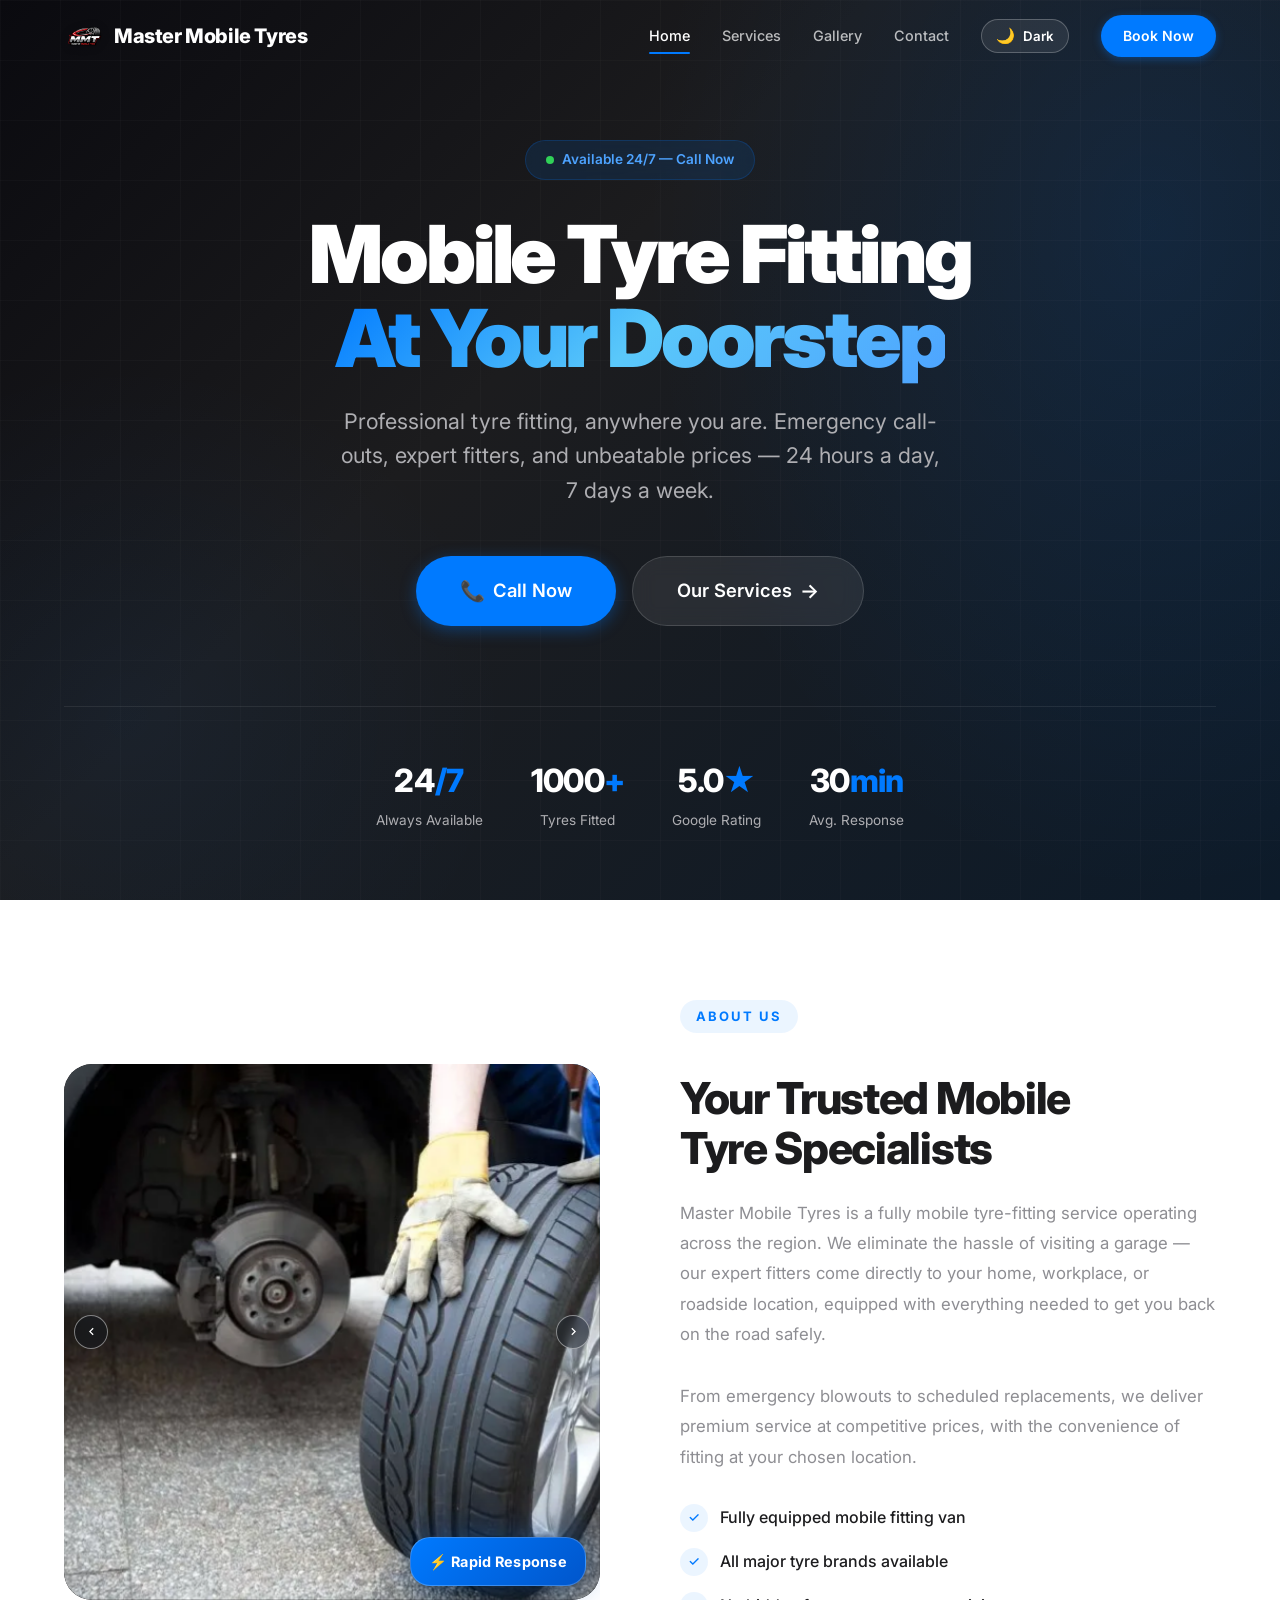
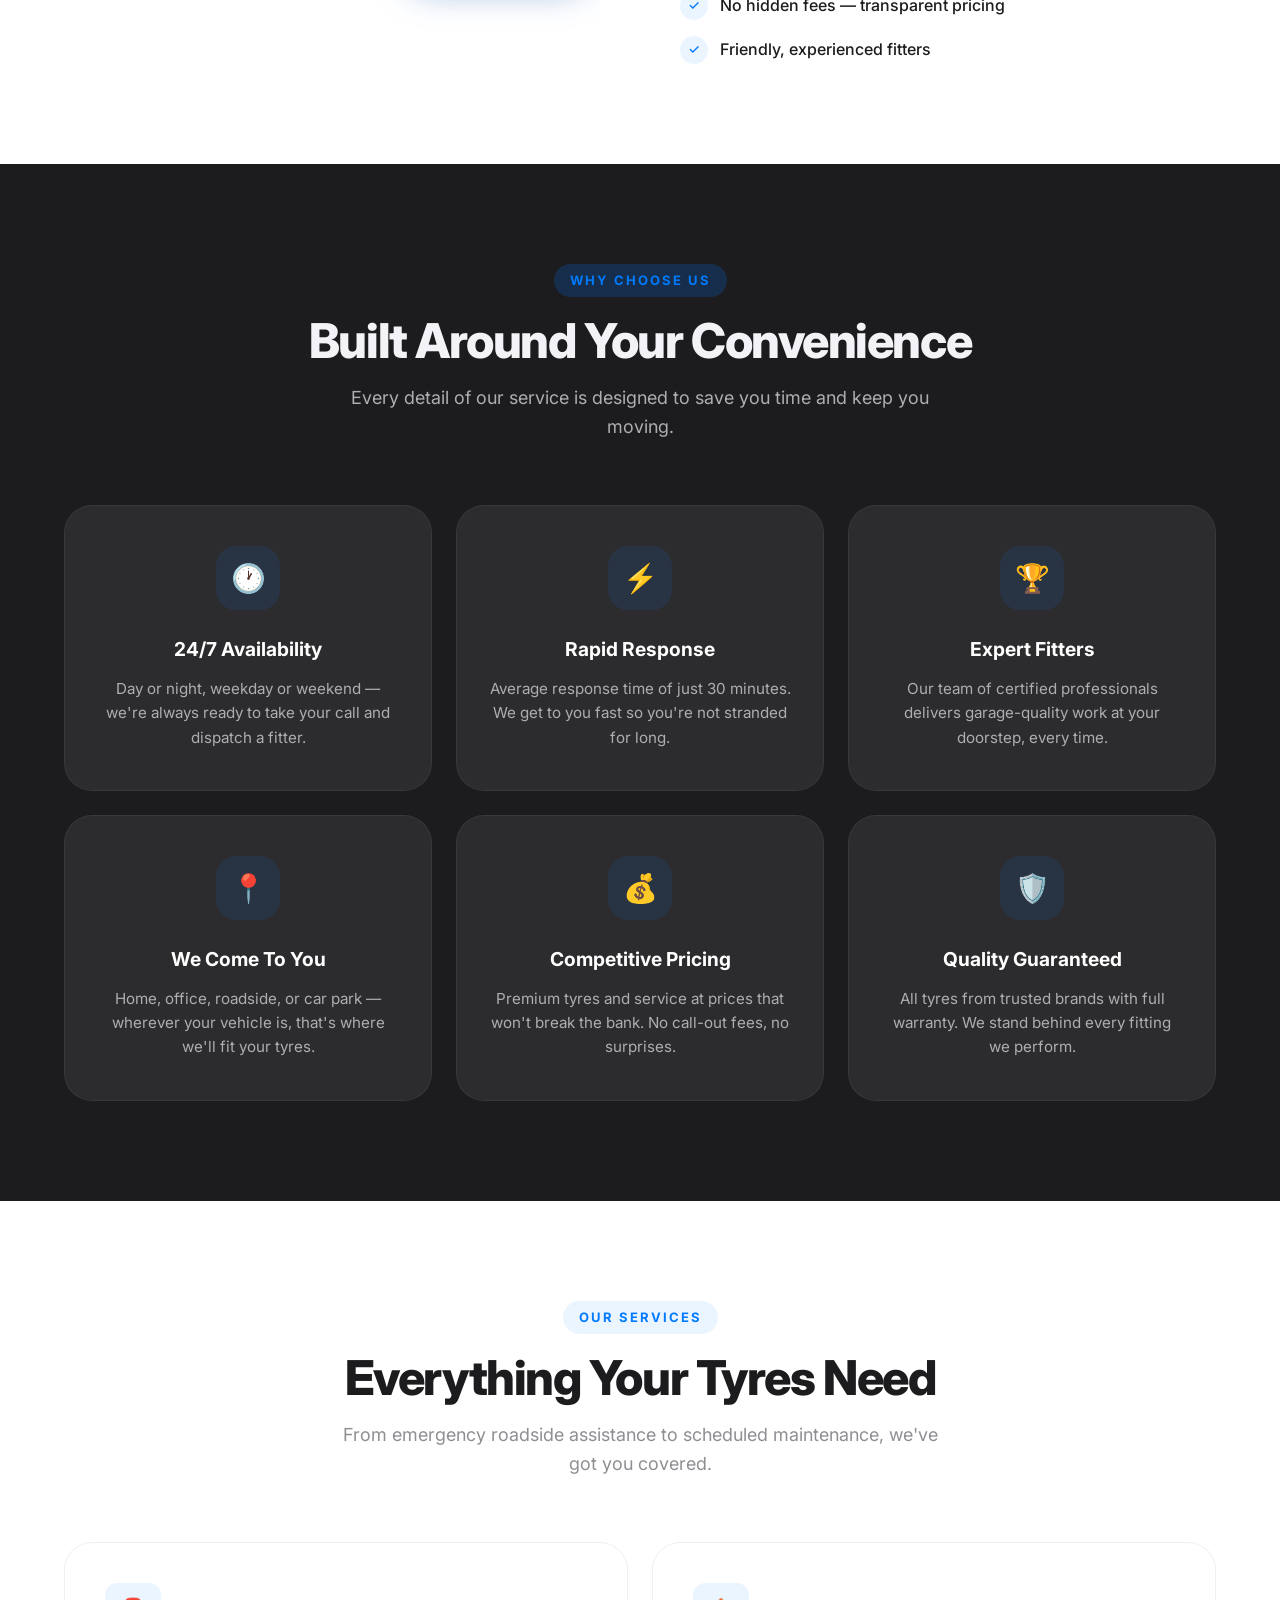
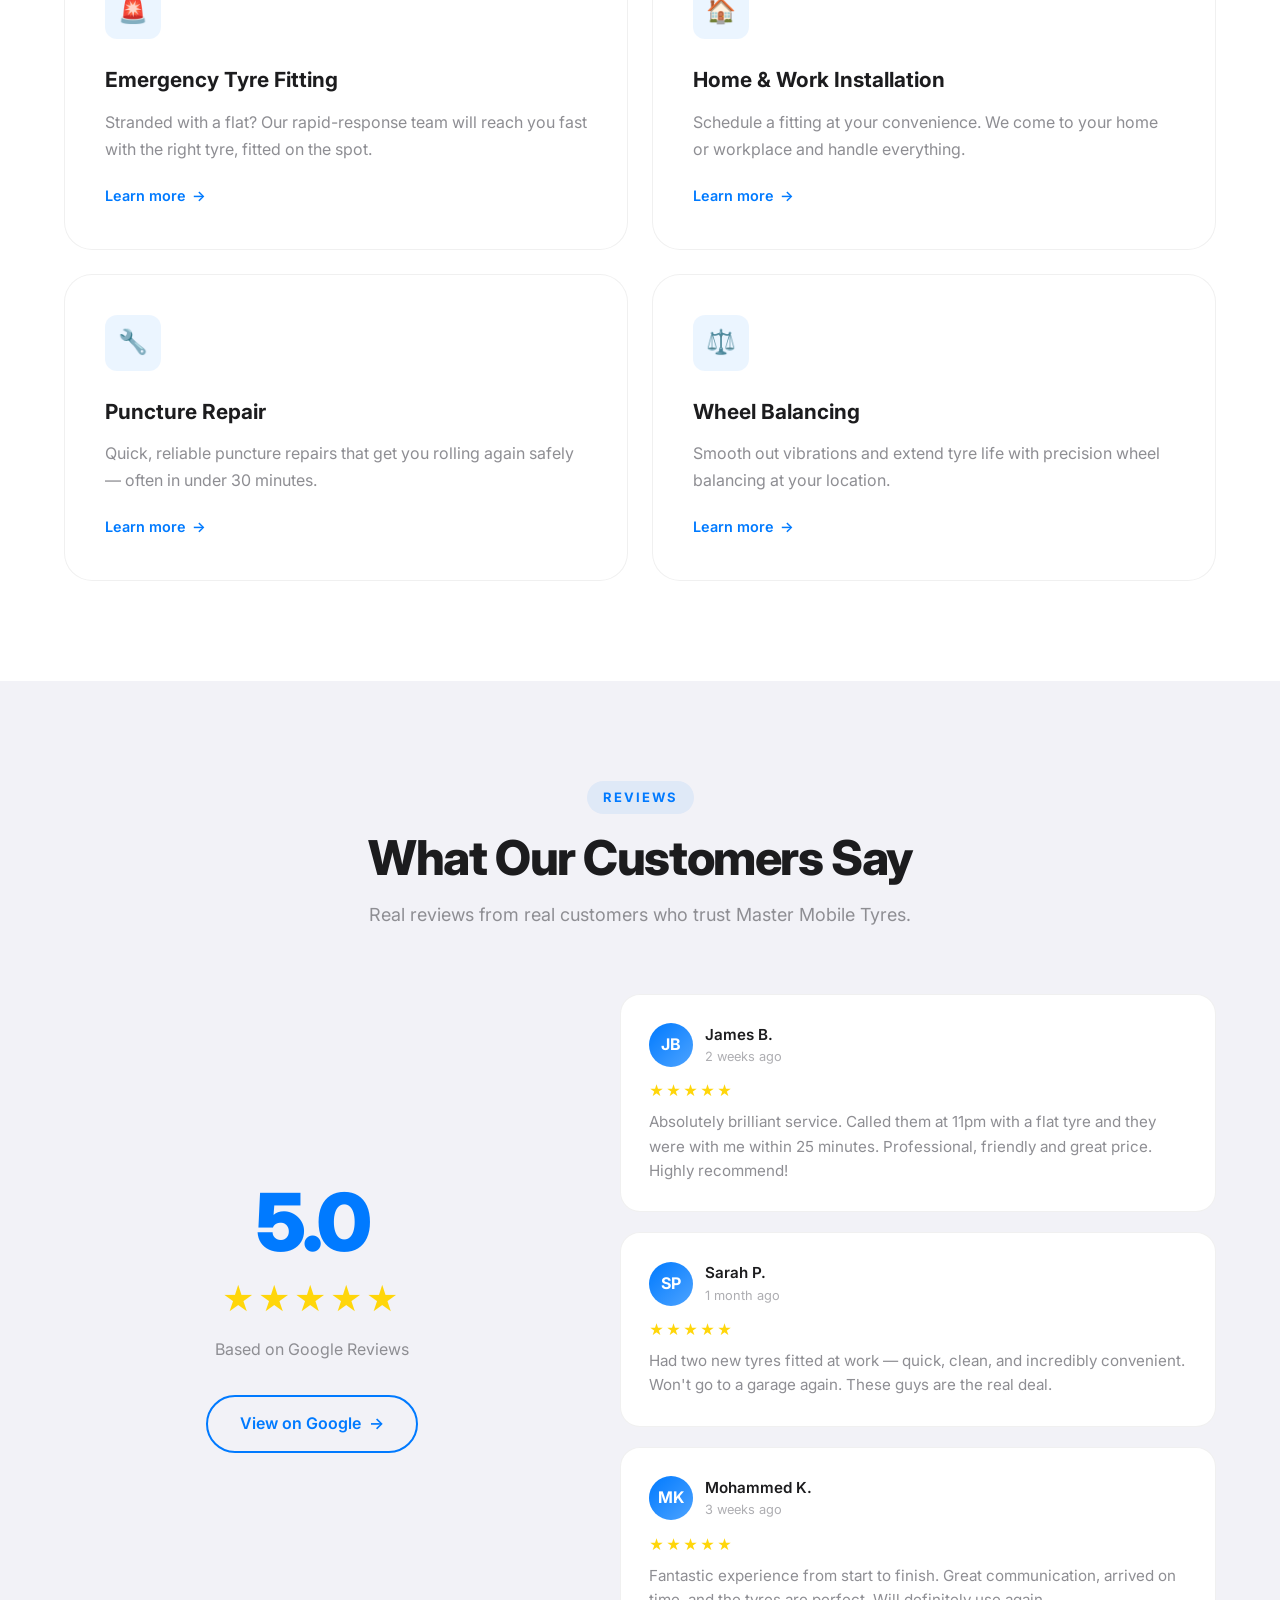
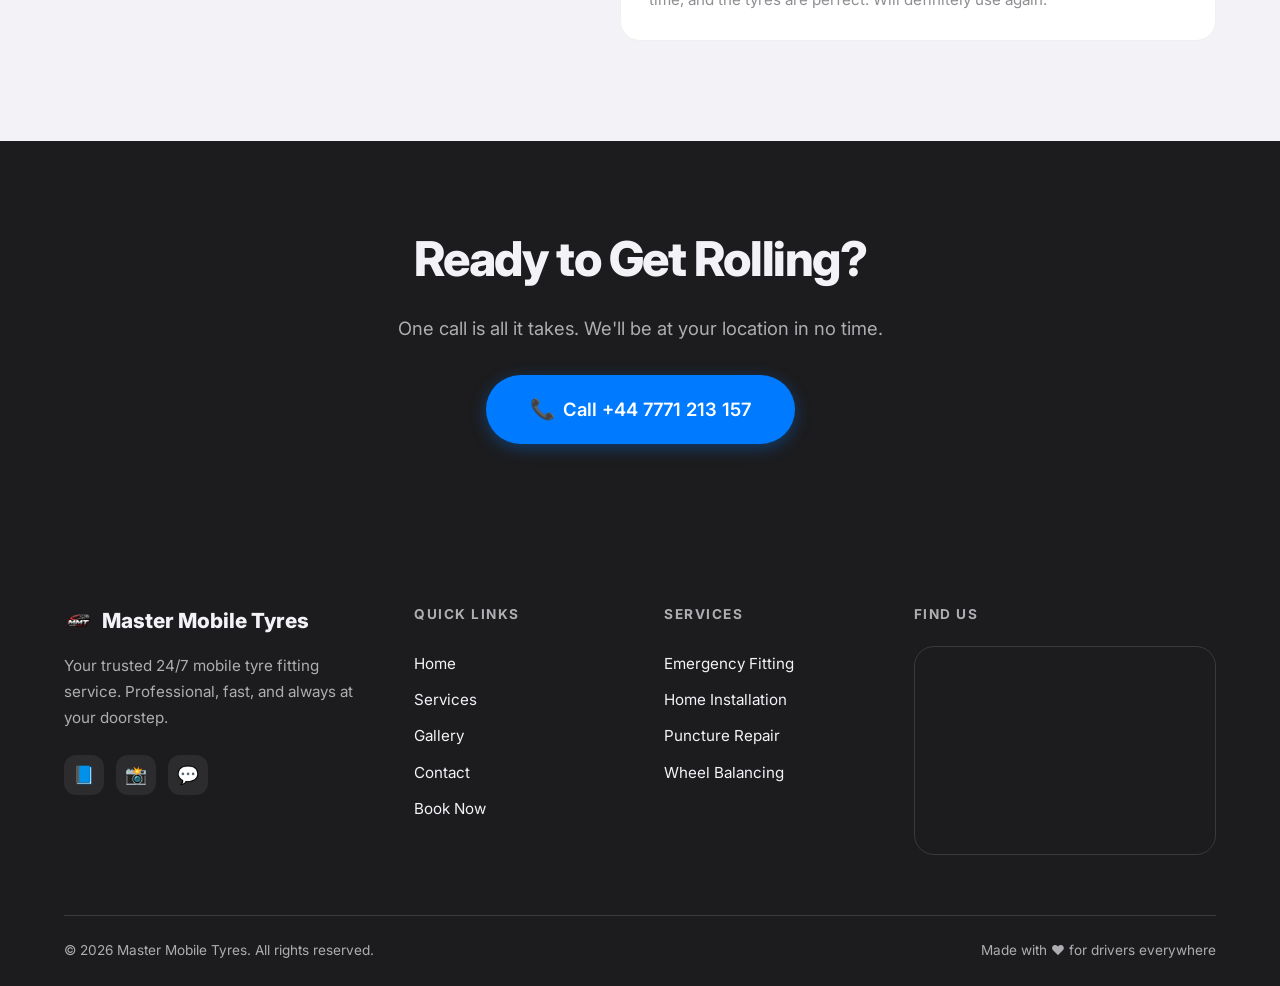
<file: index.html>
<!DOCTYPE html>
<html lang="en">
<head>
  <meta charset="UTF-8">
  <meta name="viewport" content="width=device-width, initial-scale=1.0">
  <title>Master Mobile Tyres — 24/7 Mobile Tyre Fitting Service</title>
  <meta name="description" content="Master Mobile Tyres provides 24/7 emergency mobile tyre fitting, puncture repair, and wheel balancing. We come to you — anywhere, anytime.">
  <meta property="og:title" content="Master Mobile Tyres — 24/7 Mobile Tyre Fitting">
  <meta property="og:description" content="Professional mobile tyre fitting service. Emergency call-outs, home & work installations, puncture repair. Available 24/7.">
  <meta property="og:type" content="website">
  <link rel="stylesheet" href="style.css">
  <link rel="stylesheet" href="https://unpkg.com/aos@2.3.4/dist/aos.css">
</head>
<body>

  <!-- ═══ NAVBAR ═══ -->
  <nav class="navbar navbar-dark" id="navbar" role="navigation" aria-label="Main Navigation">
    <div class="container">
      <a href="index.html" class="nav-brand" aria-label="Master Mobile Tyres Home">
        <div class="brand-icon"><img src="data/resource/logo.png" alt="Master Mobile Tyres logo"></div>
        <span>Master Mobile Tyres</span>
      </a>
      <div class="nav-links" id="navLinks">
        <a href="index.html" class="active">Home</a>
        <a href="services.html">Services</a>
        <a href="gallery.html">Gallery</a>
        <a href="contact.html">Contact</a>
        <button class="theme-toggle" id="themeToggle" aria-label="Toggle dark mode">
          <span class="theme-toggle-icon" id="themeToggleIcon">🌙</span>
          <span class="theme-toggle-label" id="themeToggleLabel">Dark</span>
        </button>
        <a href="book.html" class="nav-cta" aria-label="Book an appointment now">Book Now</a>
      </div>
      <div class="nav-toggle" id="navToggle" aria-label="Toggle navigation menu" role="button" tabindex="0">
        <span></span><span></span><span></span>
      </div>
    </div>
  </nav>

  <!-- ═══ HERO ═══ -->
  <section class="hero" id="hero">
    <div class="hero-grid"></div>
    <div class="container">
      <div data-aos="fade-up" data-aos-duration="800">
        <div class="hero-badge">
          <span class="pulse"></span>
          Available 24/7 — Call Now
        </div>
      </div>
      <h1 data-aos="fade-up" data-aos-duration="800" data-aos-delay="100">
        Mobile Tyre Fitting<br>
        <span class="gradient-text">At Your Doorstep</span>
      </h1>
      <p class="hero-subtitle" data-aos="fade-up" data-aos-duration="800" data-aos-delay="200">
        Professional tyre fitting, anywhere you are. Emergency call-outs, expert fitters, and unbeatable prices — 24 hours a day, 7 days a week.
      </p>
      <div class="hero-actions" data-aos="fade-up" data-aos-duration="800" data-aos-delay="300">
        <a href="tel:+447771213157" class="btn btn-primary btn-lg" aria-label="Call us now">
          <span class="btn-icon">📞</span> Call Now
        </a>
        <a href="services.html" class="btn btn-secondary btn-lg" aria-label="View our services">
          Our Services <span class="btn-icon">→</span>
        </a>
      </div>
      <div class="hero-stats" data-aos="fade-up" data-aos-duration="800" data-aos-delay="400">
        <div class="hero-stat">
          <div class="number">24<span>/7</span></div>
          <div class="desc">Always Available</div>
        </div>
        <div class="hero-stat">
          <div class="number">1000<span>+</span></div>
          <div class="desc">Tyres Fitted</div>
        </div>
        <div class="hero-stat">
          <div class="number">5.0<span>★</span></div>
          <div class="desc">Google Rating</div>
        </div>
        <div class="hero-stat">
          <div class="number">30<span>min</span></div>
          <div class="desc">Avg. Response</div>
        </div>
      </div>
    </div>
  </section>

  <!-- ═══ ABOUT ═══ -->
  <section class="section" id="about">
    <div class="container">
      <div class="about-grid">
        <div class="about-visual" data-aos="fade-right" data-aos-duration="800">
          <div class="about-visual-card">
            <div class="about-image-slider" aria-label="Master Mobile Tyres service showcase">
              <img class="about-slide" src="data/resource/Commercial-Tyres.webp" alt="Commercial tyre service">
              <img class="about-slide" src="data/resource/download.webp" alt="Mobile tyre fitting van">
              <img class="about-slide" src="data/resource/images.webp" alt="Tyre fitting in progress">
              <img class="about-slide" src="data/resource/images (1).webp" alt="Completed tyre fitting">
              <button class="about-slider-arrow left" aria-label="Show previous image" type="button">
                <svg viewBox="0 0 24 24" aria-hidden="true"><path d="M15.41 7.41L14 6l-6 6 6 6 1.41-1.41L10.83 12z"></path></svg>
              </button>
              <button class="about-slider-arrow right" aria-label="Show next image" type="button">
                <svg viewBox="0 0 24 24" aria-hidden="true"><path d="M8.59 16.59L13.17 12 8.59 7.41 10 6l6 6-6 6z"></path></svg>
              </button>
            </div>
          </div>
          <div class="about-floating-badge">
            ⚡ Rapid Response
          </div>
        </div>
        <div class="about-content" data-aos="fade-left" data-aos-duration="800">
          <div class="section-header" style="text-align:left; margin-bottom:24px;">
            <span class="label">About Us</span>
          </div>
          <h2>Your Trusted Mobile<br>Tyre Specialists</h2>
          <p>
            Master Mobile Tyres is a fully mobile tyre-fitting service operating across the region. We eliminate the hassle of visiting a garage — our expert fitters come directly to your home, workplace, or roadside location, equipped with everything needed to get you back on the road safely.
          </p>
          <p>
            From emergency blowouts to scheduled replacements, we deliver premium service at competitive prices, with the convenience of fitting at your chosen location.
          </p>
          <div class="about-features">
            <div class="about-feature">
              <span class="check">✓</span> Fully equipped mobile fitting van
            </div>
            <div class="about-feature">
              <span class="check">✓</span> All major tyre brands available
            </div>
            <div class="about-feature">
              <span class="check">✓</span> No hidden fees — transparent pricing
            </div>
            <div class="about-feature">
              <span class="check">✓</span> Friendly, experienced fitters
            </div>
          </div>
        </div>
      </div>
    </div>
  </section>

  <!-- ═══ WHY CHOOSE US ═══ -->
  <section class="section section-dark" id="why-us">
    <div class="container">
      <div class="section-header" data-aos="fade-up">
        <span class="label">Why Choose Us</span>
        <h2>Built Around Your Convenience</h2>
        <p>Every detail of our service is designed to save you time and keep you moving.</p>
      </div>
      <div class="features-grid">
        <div class="feature-card" data-aos="fade-up" data-aos-delay="0">
          <div class="feature-icon">🕐</div>
          <h3>24/7 Availability</h3>
          <p>Day or night, weekday or weekend — we're always ready to take your call and dispatch a fitter.</p>
        </div>
        <div class="feature-card" data-aos="fade-up" data-aos-delay="100">
          <div class="feature-icon">⚡</div>
          <h3>Rapid Response</h3>
          <p>Average response time of just 30 minutes. We get to you fast so you're not stranded for long.</p>
        </div>
        <div class="feature-card" data-aos="fade-up" data-aos-delay="200">
          <div class="feature-icon">🏆</div>
          <h3>Expert Fitters</h3>
          <p>Our team of certified professionals delivers garage-quality work at your doorstep, every time.</p>
        </div>
        <div class="feature-card" data-aos="fade-up" data-aos-delay="0">
          <div class="feature-icon">📍</div>
          <h3>We Come To You</h3>
          <p>Home, office, roadside, or car park — wherever your vehicle is, that's where we'll fit your tyres.</p>
        </div>
        <div class="feature-card" data-aos="fade-up" data-aos-delay="100">
          <div class="feature-icon">💰</div>
          <h3>Competitive Pricing</h3>
          <p>Premium tyres and service at prices that won't break the bank. No call-out fees, no surprises.</p>
        </div>
        <div class="feature-card" data-aos="fade-up" data-aos-delay="200">
          <div class="feature-icon">🛡️</div>
          <h3>Quality Guaranteed</h3>
          <p>All tyres from trusted brands with full warranty. We stand behind every fitting we perform.</p>
        </div>
      </div>
    </div>
  </section>

  <!-- ═══ SERVICES OVERVIEW ═══ -->
  <section class="section" id="services-overview">
    <div class="container">
      <div class="section-header" data-aos="fade-up">
        <span class="label">Our Services</span>
        <h2>Everything Your Tyres Need</h2>
        <p>From emergency roadside assistance to scheduled maintenance, we've got you covered.</p>
      </div>
      <div class="services-grid">
        <div class="service-card" data-aos="fade-up" data-aos-delay="0">
          <div class="service-icon">🚨</div>
          <h3>Emergency Tyre Fitting</h3>
          <p>Stranded with a flat? Our rapid-response team will reach you fast with the right tyre, fitted on the spot.</p>
          <a href="services.html" class="learn-more">Learn more <span>→</span></a>
        </div>
        <div class="service-card" data-aos="fade-up" data-aos-delay="100">
          <div class="service-icon">🏠</div>
          <h3>Home & Work Installation</h3>
          <p>Schedule a fitting at your convenience. We come to your home or workplace and handle everything.</p>
          <a href="services.html" class="learn-more">Learn more <span>→</span></a>
        </div>
        <div class="service-card" data-aos="fade-up" data-aos-delay="0">
          <div class="service-icon">🔧</div>
          <h3>Puncture Repair</h3>
          <p>Quick, reliable puncture repairs that get you rolling again safely — often in under 30 minutes.</p>
          <a href="services.html" class="learn-more">Learn more <span>→</span></a>
        </div>
        <div class="service-card" data-aos="fade-up" data-aos-delay="100">
          <div class="service-icon">⚖️</div>
          <h3>Wheel Balancing</h3>
          <p>Smooth out vibrations and extend tyre life with precision wheel balancing at your location.</p>
          <a href="services.html" class="learn-more">Learn more <span>→</span></a>
        </div>
      </div>
    </div>
  </section>

  <!-- ═══ GOOGLE REVIEWS ═══ -->
  <section class="section section-light" id="reviews">
    <div class="container">
      <div class="section-header" data-aos="fade-up">
        <span class="label">Reviews</span>
        <h2>What Our Customers Say</h2>
        <p>Real reviews from real customers who trust Master Mobile Tyres.</p>
      </div>
      <div class="reviews-wrapper">
        <div class="reviews-summary" data-aos="fade-right">
          <div class="reviews-score">5.0</div>
          <div class="reviews-stars">★★★★★</div>
          <div class="reviews-count">Based on Google Reviews</div>
          <div class="reviews-cta">
            <a href="https://maps.google.com" target="_blank" rel="noopener" class="btn btn-outline" aria-label="View all reviews on Google Maps">
              View on Google <span>→</span>
            </a>
          </div>
        </div>
        <div class="review-cards" data-aos="fade-left">
          <div class="review-card">
            <div class="review-card-header">
              <div class="review-avatar">JB</div>
              <div>
                <div class="name">James B.</div>
                <div class="date">2 weeks ago</div>
              </div>
            </div>
            <div class="review-card-stars">★★★★★</div>
            <p>Absolutely brilliant service. Called them at 11pm with a flat tyre and they were with me within 25 minutes. Professional, friendly and great price. Highly recommend!</p>
          </div>
          <div class="review-card">
            <div class="review-card-header">
              <div class="review-avatar">SP</div>
              <div>
                <div class="name">Sarah P.</div>
                <div class="date">1 month ago</div>
              </div>
            </div>
            <div class="review-card-stars">★★★★★</div>
            <p>Had two new tyres fitted at work — quick, clean, and incredibly convenient. Won't go to a garage again. These guys are the real deal.</p>
          </div>
          <div class="review-card">
            <div class="review-card-header">
              <div class="review-avatar">MK</div>
              <div>
                <div class="name">Mohammed K.</div>
                <div class="date">3 weeks ago</div>
              </div>
            </div>
            <div class="review-card-stars">★★★★★</div>
            <p>Fantastic experience from start to finish. Great communication, arrived on time, and the tyres are perfect. Will definitely use again.</p>
          </div>
        </div>
      </div>
    </div>
  </section>

  <!-- ═══ CTA BANNER ═══ -->
  <section class="section section-dark" style="padding: 80px 0;">
    <div class="container" style="text-align: center;">
      <h2 data-aos="fade-up" style="font-size: clamp(2rem, 5vw, 3rem); font-weight: 800; letter-spacing: -0.03em; margin-bottom: 16px;">
        Ready to Get Rolling?
      </h2>
      <p data-aos="fade-up" data-aos-delay="100" style="color: var(--text-light); font-size: 1.15rem; max-width: 500px; margin: 0 auto 32px;">
        One call is all it takes. We'll be at your location in no time.
      </p>
      <div data-aos="fade-up" data-aos-delay="200">
        <a href="tel:+447771213157" class="btn btn-primary btn-lg" aria-label="Call Master Mobile Tyres">
          <span class="btn-icon">📞</span> Call +44 7771 213 157
        </a>
      </div>
    </div>
  </section>

  <!-- ═══ FOOTER ═══ -->
  <footer class="footer" id="footer">
    <div class="container">
      <div class="footer-grid">
        <div class="footer-brand">
          <div class="brand-name">
            <img class="footer-logo" src="data/resource/logo.png" alt="Master Mobile Tyres logo"> Master Mobile Tyres
          </div>
          <p>Your trusted 24/7 mobile tyre fitting service. Professional, fast, and always at your doorstep.</p>
          <div class="footer-social">
            <a href="#" aria-label="Facebook"><span>📘</span></a>
            <a href="#" aria-label="Instagram"><span>📸</span></a>
            <a href="https://wa.me/447771213157" aria-label="WhatsApp" target="_blank"><span>💬</span></a>
          </div>
        </div>
        <div class="footer-col">
          <h4>Quick Links</h4>
          <a href="index.html">Home</a>
          <a href="services.html">Services</a>
          <a href="gallery.html">Gallery</a>
          <a href="contact.html">Contact</a>
          <a href="book.html">Book Now</a>
        </div>
        <div class="footer-col">
          <h4>Services</h4>
          <a href="services.html">Emergency Fitting</a>
          <a href="services.html">Home Installation</a>
          <a href="services.html">Puncture Repair</a>
          <a href="services.html">Wheel Balancing</a>
        </div>
        <div class="footer-col">
          <h4>Find Us</h4>
          <div class="footer-map">
            <iframe
              src="https://www.google.com/maps/embed?pb=!1m18!1m12!1m3!1d158858.18239!2d-0.24168!3d51.52855!2m3!1f0!2f0!3f0!3m2!1i1024!2i768!4f13.1!3m3!1m2!1s0x47d8a00baf21de75%3A0x52963a5addd52a99!2sLondon%2C%20UK!5e0!3m2!1sen!2suk!4v1"
              allowfullscreen=""
              loading="lazy"
              title="Master Mobile Tyres location map"
            ></iframe>
          </div>
        </div>
      </div>
      <div class="footer-bottom">
        <span>&copy; 2026 Master Mobile Tyres. All rights reserved.</span>
        <span>Made with ❤️ for drivers everywhere</span>
      </div>
    </div>
  </footer>

  <!-- ═══ FAB ═══ -->
  <a href="tel:+447771213157" class="fab" aria-label="Call us now" id="fab">
    📞
  </a>

  <script src="https://unpkg.com/aos@2.3.4/dist/aos.js"></script>
  <script src="gallery-data.js"></script>
  <script src="script.js"></script>
</body>
</html>
</file>
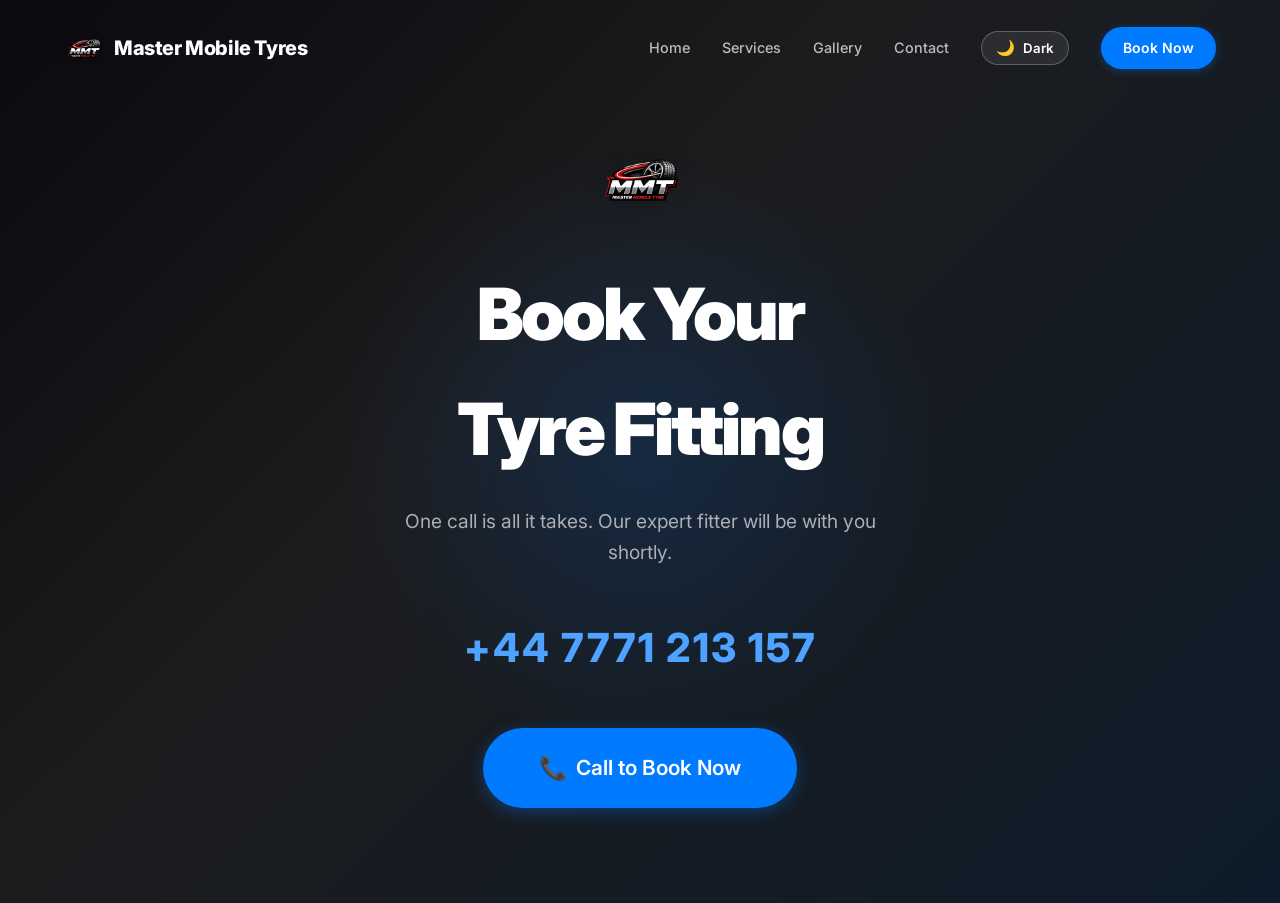
<file: book.html>
<!DOCTYPE html>
<html lang="en">
<head>
  <meta charset="UTF-8">
  <meta name="viewport" content="width=device-width, initial-scale=1.0">
  <title>Book Now — Master Mobile Tyres</title>
  <meta name="description" content="Book your mobile tyre fitting now. One call is all it takes — we'll be at your location fast. Available 24/7.">
  <meta property="og:title" content="Book Now — Master Mobile Tyres">
  <meta property="og:description" content="Call to book your mobile tyre fitting. 24/7 availability, 30-minute average response time.">
  <link rel="stylesheet" href="style.css">
  <link rel="stylesheet" href="https://unpkg.com/aos@2.3.4/dist/aos.css">
</head>
<body class="book-page">

  <!-- ═══ NAVBAR ═══ -->
  <nav class="navbar navbar-dark" id="navbar" role="navigation" aria-label="Main Navigation">
    <div class="container">
      <a href="index.html" class="nav-brand" aria-label="Master Mobile Tyres Home">
        <div class="brand-icon"><img src="data/resource/logo.png" alt="Master Mobile Tyres logo"></div>
        <span>Master Mobile Tyres</span>
      </a>
      <div class="nav-links" id="navLinks">
        <a href="index.html">Home</a>
        <a href="services.html">Services</a>
        <a href="gallery.html">Gallery</a>
        <a href="contact.html">Contact</a>
        <button class="theme-toggle" id="themeToggle" aria-label="Toggle dark mode">
          <span class="theme-toggle-icon" id="themeToggleIcon">🌙</span>
          <span class="theme-toggle-label" id="themeToggleLabel">Dark</span>
        </button>
        <a href="book.html" class="nav-cta active" aria-label="Book an appointment now">Book Now</a>
      </div>
      <div class="nav-toggle" id="navToggle" aria-label="Toggle navigation menu" role="button" tabindex="0">
        <span></span><span></span><span></span>
      </div>
    </div>
  </nav>

  <!-- ═══ BOOK HERO ═══ -->
  <section class="book-hero">
    <div class="book-content">
      <div class="book-icon" data-aos="zoom-in" data-aos-duration="600">
        <img src="data/resource/logo.png" alt="Master Mobile Tyres logo">
      </div>
      <h1 data-aos="fade-up" data-aos-delay="100">
        Book Your<br><span class="gradient-text">Tyre Fitting</span>
      </h1>
      <p data-aos="fade-up" data-aos-delay="200">
        One call is all it takes. Our expert fitter will be with you shortly.
      </p>
      <div class="book-phone" data-aos="fade-up" data-aos-delay="300">
        <a href="tel:+447771213157">+44 7771 213 157</a>
      </div>
      <div data-aos="fade-up" data-aos-delay="400">
        <a href="tel:+447771213157" class="btn btn-primary btn-lg" aria-label="Call to book now" style="font-size:1.3rem; padding: 22px 56px;">
          <span class="btn-icon">📞</span> Call to Book Now
        </a>
      </div>
      <div class="book-features" data-aos="fade-up" data-aos-delay="500">
        <div class="book-feature">
          <span class="icon">✅</span> No call-out fee
        </div>
        <div class="book-feature">
          <span class="icon">✅</span> 30-min response
        </div>
        <div class="book-feature">
          <span class="icon">✅</span> All brands available
        </div>
        <div class="book-feature">
          <span class="icon">✅</span> Available 24/7
        </div>
      </div>
    </div>
  </section>

  <script src="https://unpkg.com/aos@2.3.4/dist/aos.js"></script>
  <script src="gallery-data.js"></script>
  <script src="script.js"></script>
</body>
</html>
</file>
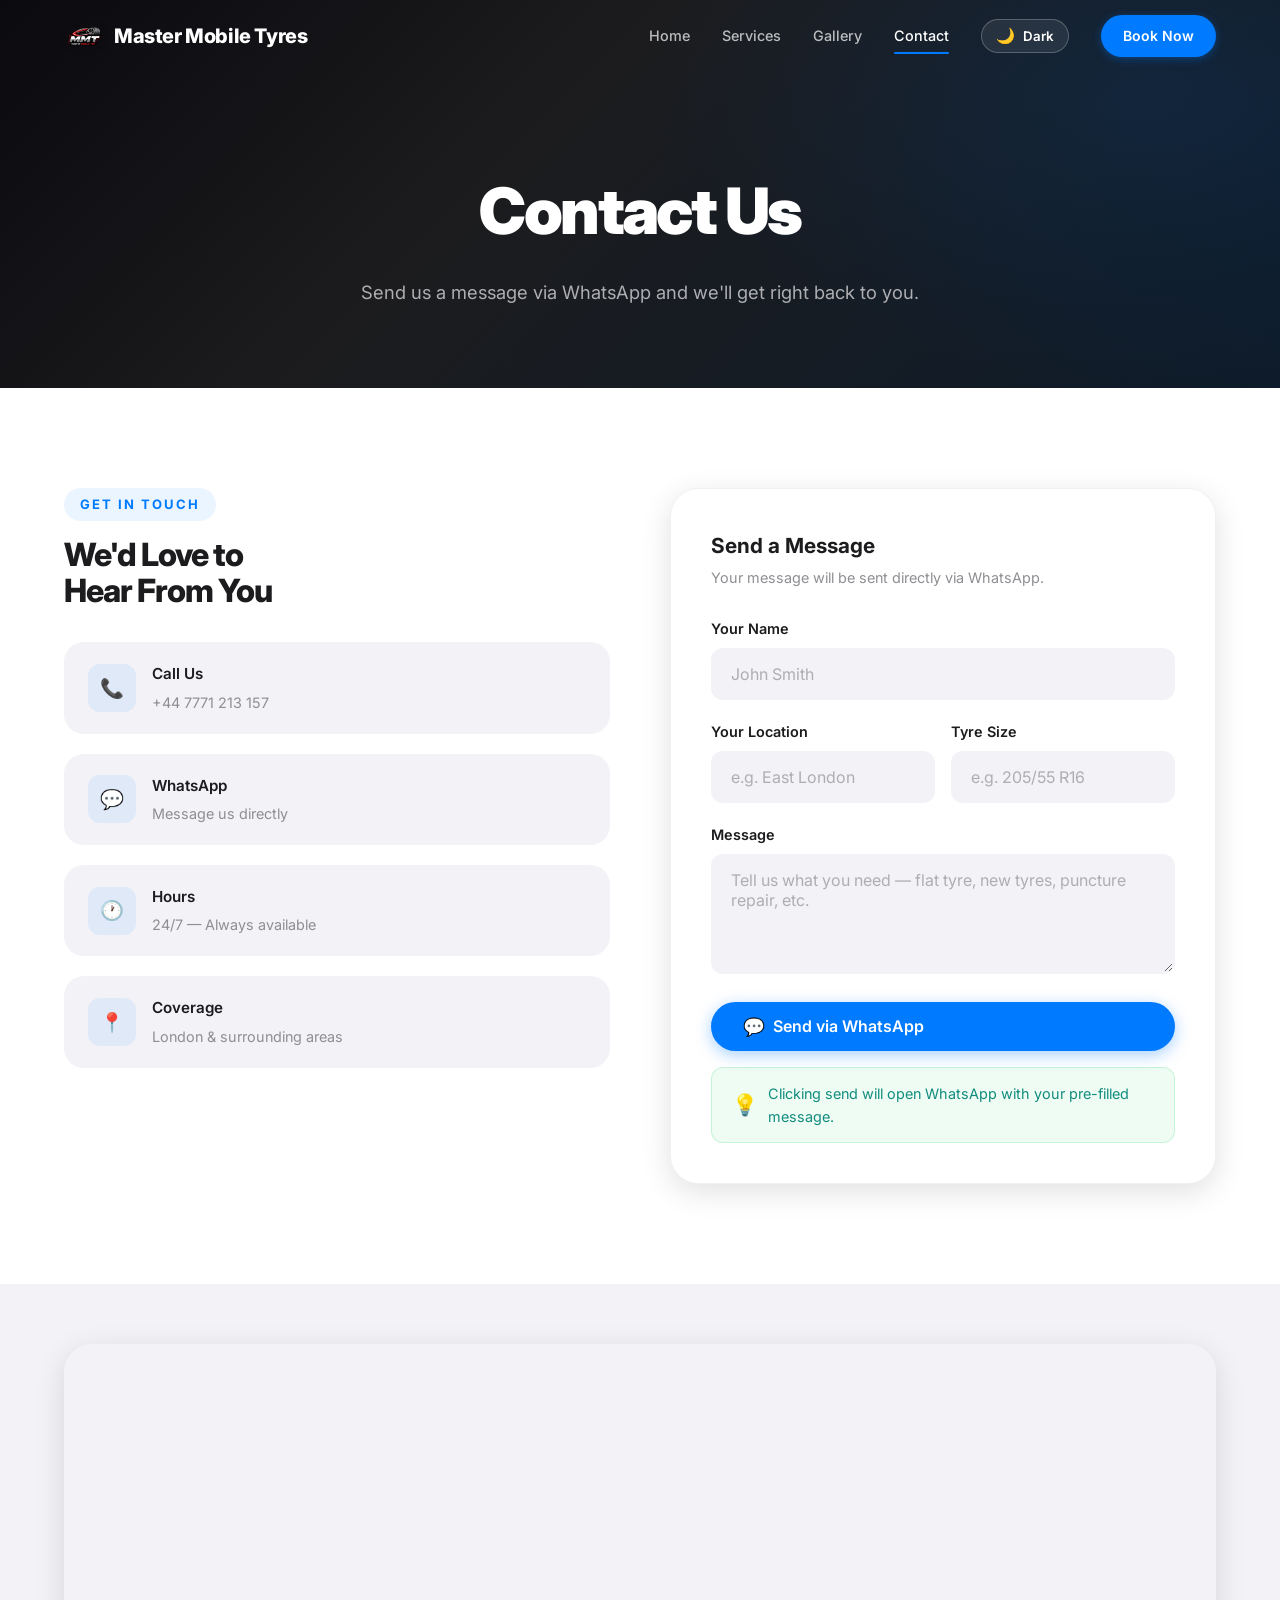
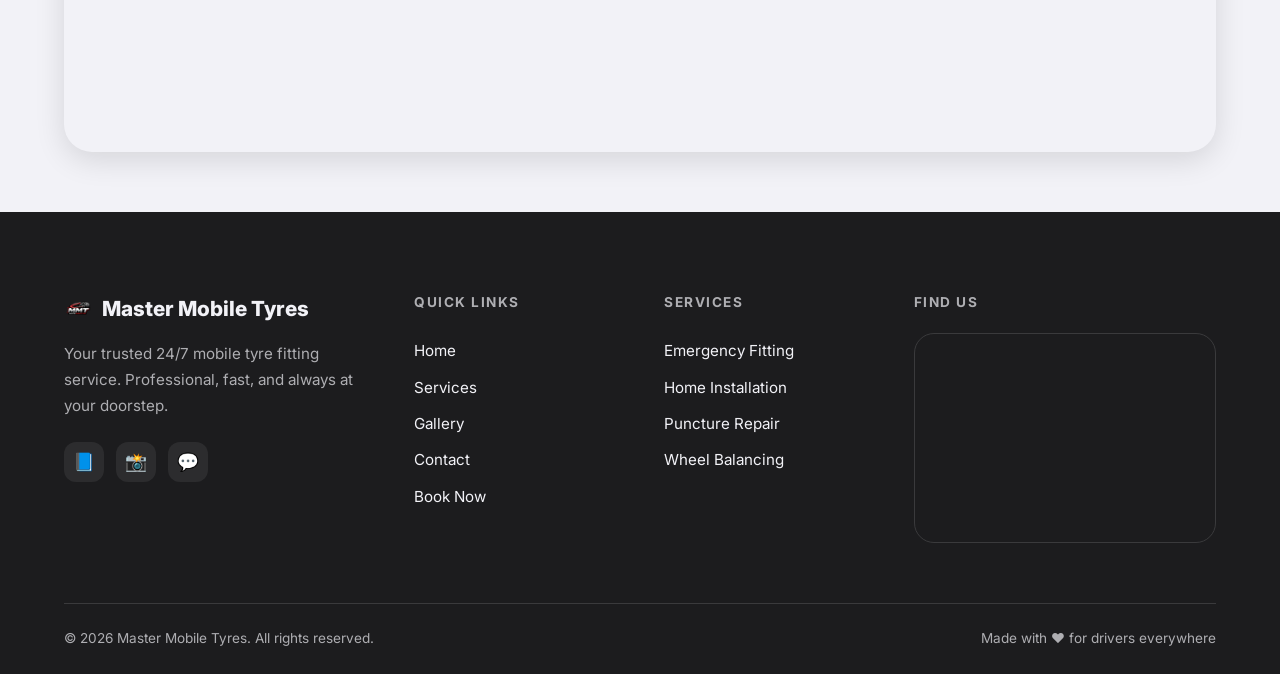
<file: contact.html>
<!DOCTYPE html>
<html lang="en">
<head>
  <meta charset="UTF-8">
  <meta name="viewport" content="width=device-width, initial-scale=1.0">
  <title>Contact Us — Master Mobile Tyres</title>
  <meta name="description" content="Get in touch with Master Mobile Tyres via WhatsApp. Tell us your location and tyre size, and we'll get right back to you.">
  <meta property="og:title" content="Contact Us — Master Mobile Tyres">
  <meta property="og:description" content="Send us a message via WhatsApp with your tyre needs. Quick response guaranteed.">
  <link rel="stylesheet" href="style.css">
  <link rel="stylesheet" href="https://unpkg.com/aos@2.3.4/dist/aos.css">
</head>
<body>

  <!-- ═══ NAVBAR ═══ -->
  <nav class="navbar navbar-dark" id="navbar" role="navigation" aria-label="Main Navigation">
    <div class="container">
      <a href="index.html" class="nav-brand" aria-label="Master Mobile Tyres Home">
        <div class="brand-icon"><img src="data/resource/logo.png" alt="Master Mobile Tyres logo"></div>
        <span>Master Mobile Tyres</span>
      </a>
      <div class="nav-links" id="navLinks">
        <a href="index.html">Home</a>
        <a href="services.html">Services</a>
        <a href="gallery.html">Gallery</a>
        <a href="contact.html" class="active">Contact</a>
        <button class="theme-toggle" id="themeToggle" aria-label="Toggle dark mode">
          <span class="theme-toggle-icon" id="themeToggleIcon">🌙</span>
          <span class="theme-toggle-label" id="themeToggleLabel">Dark</span>
        </button>
        <a href="book.html" class="nav-cta" aria-label="Book an appointment now">Book Now</a>
      </div>
      <div class="nav-toggle" id="navToggle" aria-label="Toggle navigation menu" role="button" tabindex="0">
        <span></span><span></span><span></span>
      </div>
    </div>
  </nav>

  <!-- ═══ PAGE HERO ═══ -->
  <section class="page-hero">
    <div class="container">
      <h1 data-aos="fade-up">Contact Us</h1>
      <p data-aos="fade-up" data-aos-delay="100">Send us a message via WhatsApp and we'll get right back to you.</p>
    </div>
  </section>

  <!-- ═══ CONTACT SECTION ═══ -->
  <section class="section">
    <div class="container">
      <div class="contact-grid">

        <div data-aos="fade-right">
          <div class="section-header" style="text-align:left; margin-bottom:32px;">
            <span class="label">Get In Touch</span>
            <h2 style="font-size:2rem;">We'd Love to<br>Hear From You</h2>
          </div>

          <div class="contact-info-cards">
            <a href="tel:+447771213157" class="contact-info-card">
              <div class="icon">📞</div>
              <div class="text">
                <h4>Call Us</h4>
                <p>+44 7771 213 157</p>
              </div>
            </a>
            <a href="https://wa.me/447771213157" target="_blank" class="contact-info-card">
              <div class="icon">💬</div>
              <div class="text">
                <h4>WhatsApp</h4>
                <p>Message us directly</p>
              </div>
            </a>
            <div class="contact-info-card">
              <div class="icon">🕐</div>
              <div class="text">
                <h4>Hours</h4>
                <p>24/7 — Always available</p>
              </div>
            </div>
            <div class="contact-info-card">
              <div class="icon">📍</div>
              <div class="text">
                <h4>Coverage</h4>
                <p>London & surrounding areas</p>
              </div>
            </div>
          </div>
        </div>

        <div data-aos="fade-left">
          <form id="contactForm" class="contact-form-panel" style="padding: 40px; border-radius: var(--radius-xl); box-shadow: var(--shadow-lg); border: 1px solid var(--border-soft);">
            <h3 style="font-size:1.3rem; font-weight:700; margin-bottom:4px;">Send a Message</h3>
            <p style="color:var(--text-secondary); font-size:0.9rem; margin-bottom:28px;">Your message will be sent directly via WhatsApp.</p>

            <div class="form-group">
              <label for="contactName">Your Name</label>
              <input type="text" id="contactName" placeholder="John Smith" required>
            </div>

            <div class="form-row">
              <div class="form-group">
                <label for="contactLocation">Your Location</label>
                <input type="text" id="contactLocation" placeholder="e.g. East London" required>
              </div>
              <div class="form-group">
                <label for="contactTyreSize">Tyre Size</label>
                <input type="text" id="contactTyreSize" placeholder="e.g. 205/55 R16">
              </div>
            </div>

            <div class="form-group">
              <label for="contactMessage">Message</label>
              <textarea id="contactMessage" placeholder="Tell us what you need — flat tyre, new tyres, puncture repair, etc." rows="4" required></textarea>
            </div>

            <button type="submit" class="btn btn-primary" style="width:100%;" aria-label="Send message via WhatsApp">
              <span class="btn-icon">💬</span> Send via WhatsApp
            </button>

            <div class="whatsapp-note">
              <span class="icon">💡</span>
              <span>Clicking send will open WhatsApp with your pre-filled message.</span>
            </div>
          </form>
        </div>

      </div>
    </div>
  </section>

  <!-- ═══ MAP SECTION ═══ -->
  <section class="section section-light" style="padding: 60px 0;">
    <div class="container">
      <div style="border-radius: var(--radius-xl); overflow: hidden; box-shadow: var(--shadow-lg);">
        <iframe
          src="https://www.google.com/maps/embed?pb=!1m18!1m12!1m3!1d158858.18239!2d-0.24168!3d51.52855!2m3!1f0!2f0!3f0!3m2!1i1024!2i768!4f13.1!3m3!1m2!1s0x47d8a00baf21de75%3A0x52963a5addd52a99!2sLondon%2C%20UK!5e0!3m2!1sen!2suk!4v1"
          style="width:100%; height:400px; border:none;"
          allowfullscreen=""
          loading="lazy"
          title="Master Mobile Tyres service area map"
        ></iframe>
      </div>
    </div>
  </section>

  <!-- ═══ FOOTER ═══ -->
  <footer class="footer" id="footer">
    <div class="container">
      <div class="footer-grid">
        <div class="footer-brand">
          <div class="brand-name">
            <img class="footer-logo" src="data/resource/logo.png" alt="Master Mobile Tyres logo"> Master Mobile Tyres
          </div>
          <p>Your trusted 24/7 mobile tyre fitting service. Professional, fast, and always at your doorstep.</p>
          <div class="footer-social">
            <a href="#" aria-label="Facebook"><span>📘</span></a>
            <a href="#" aria-label="Instagram"><span>📸</span></a>
            <a href="https://wa.me/447771213157" aria-label="WhatsApp" target="_blank"><span>💬</span></a>
          </div>
        </div>
        <div class="footer-col">
          <h4>Quick Links</h4>
          <a href="index.html">Home</a>
          <a href="services.html">Services</a>
          <a href="gallery.html">Gallery</a>
          <a href="contact.html">Contact</a>
          <a href="book.html">Book Now</a>
        </div>
        <div class="footer-col">
          <h4>Services</h4>
          <a href="services.html">Emergency Fitting</a>
          <a href="services.html">Home Installation</a>
          <a href="services.html">Puncture Repair</a>
          <a href="services.html">Wheel Balancing</a>
        </div>
        <div class="footer-col">
          <h4>Find Us</h4>
          <div class="footer-map">
            <iframe
              src="https://www.google.com/maps/embed?pb=!1m18!1m12!1m3!1d158858.18239!2d-0.24168!3d51.52855!2m3!1f0!2f0!3f0!3m2!1i1024!2i768!4f13.1!3m3!1m2!1s0x47d8a00baf21de75%3A0x52963a5addd52a99!2sLondon%2C%20UK!5e0!3m2!1sen!2suk!4v1"
              allowfullscreen=""
              loading="lazy"
              title="Master Mobile Tyres location map"
            ></iframe>
          </div>
        </div>
      </div>
      <div class="footer-bottom">
        <span>&copy; 2026 Master Mobile Tyres. All rights reserved.</span>
        <span>Made with ❤️ for drivers everywhere</span>
      </div>
    </div>
  </footer>

  <a href="tel:+447771213157" class="fab" aria-label="Call us now" id="fab">📞</a>

  <script src="https://unpkg.com/aos@2.3.4/dist/aos.js"></script>
  <script src="gallery-data.js"></script>
  <script src="script.js"></script>
</body>
</html>
</file>
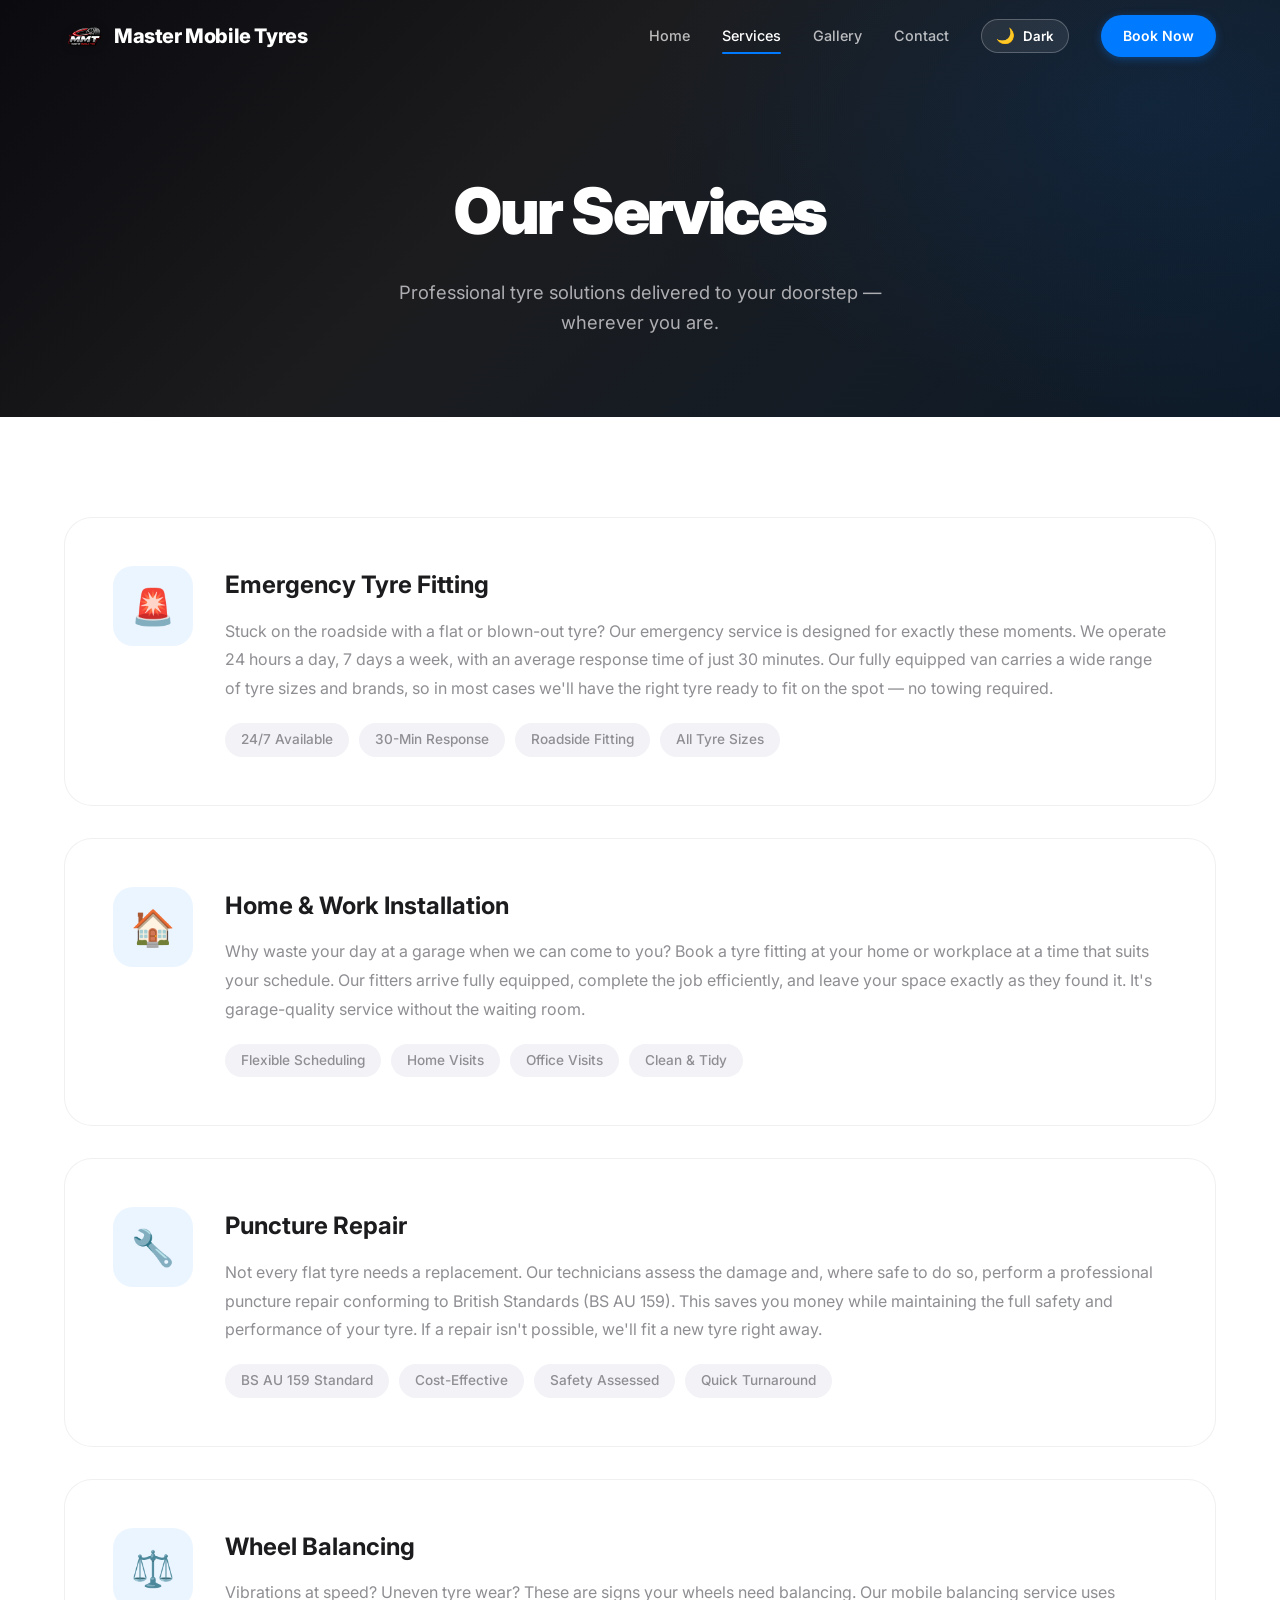
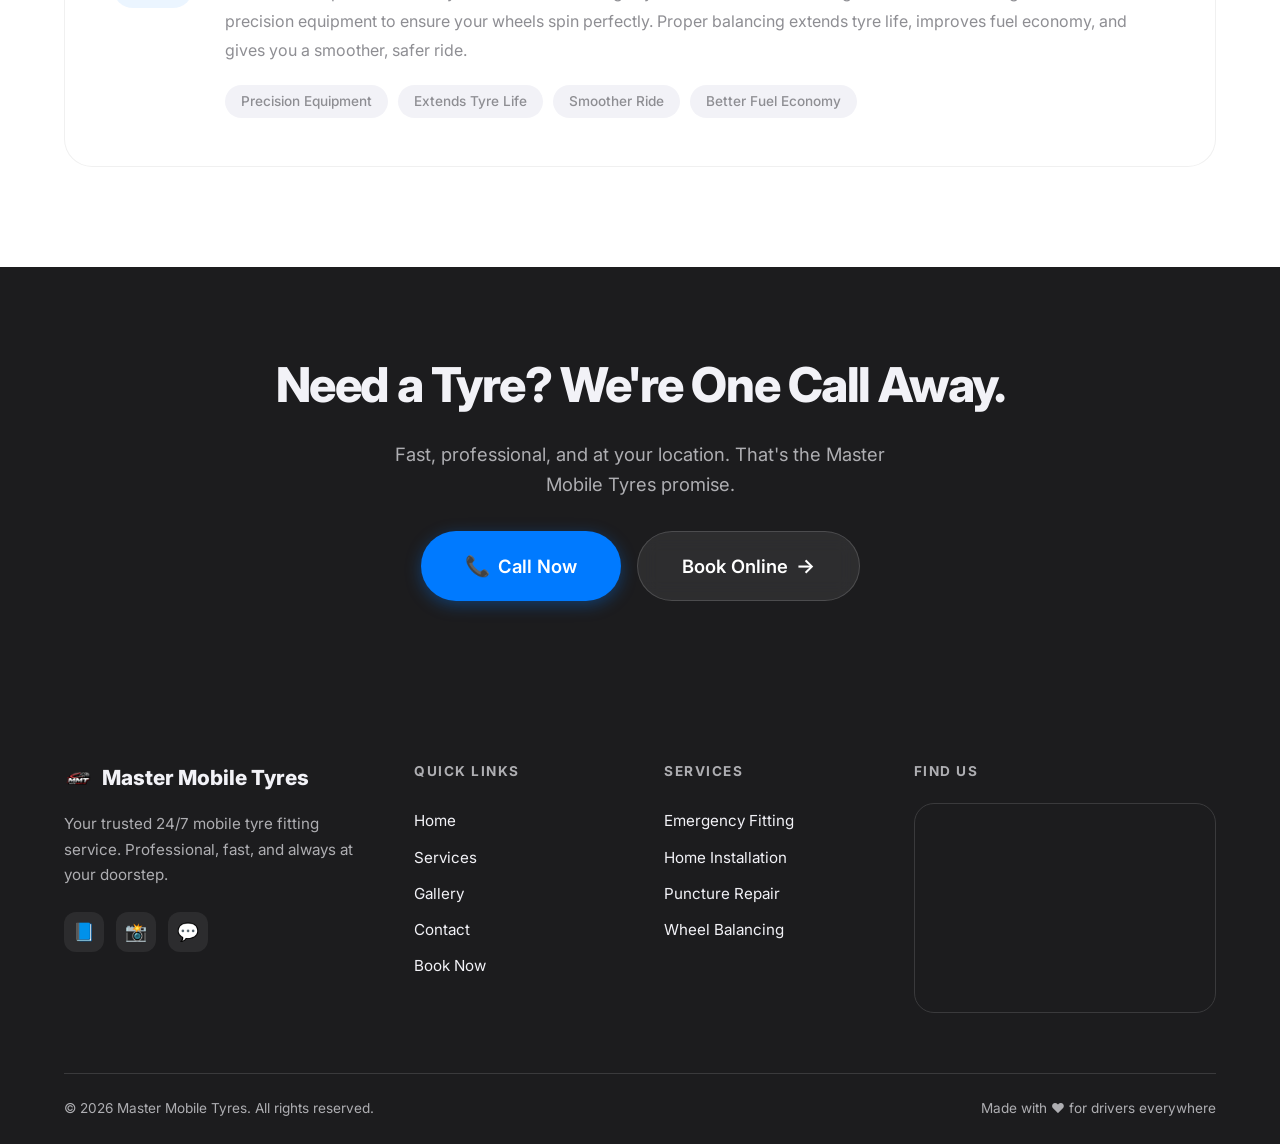
<file: services.html>
<!DOCTYPE html>
<html lang="en">
<head>
  <meta charset="UTF-8">
  <meta name="viewport" content="width=device-width, initial-scale=1.0">
  <title>Our Services — Master Mobile Tyres</title>
  <meta name="description" content="Explore our range of mobile tyre services: emergency tyre fitting, home & work installation, puncture repair, and professional wheel balancing.">
  <meta property="og:title" content="Services — Master Mobile Tyres">
  <meta property="og:description" content="Emergency tyre fitting, puncture repair, wheel balancing — all at your location. Available 24/7.">
  <link rel="stylesheet" href="style.css">
  <link rel="stylesheet" href="https://unpkg.com/aos@2.3.4/dist/aos.css">
</head>
<body>

  <!-- ═══ NAVBAR ═══ -->
  <nav class="navbar navbar-dark" id="navbar" role="navigation" aria-label="Main Navigation">
    <div class="container">
      <a href="index.html" class="nav-brand" aria-label="Master Mobile Tyres Home">
        <div class="brand-icon"><img src="data/resource/logo.png" alt="Master Mobile Tyres logo"></div>
        <span>Master Mobile Tyres</span>
      </a>
      <div class="nav-links" id="navLinks">
        <a href="index.html">Home</a>
        <a href="services.html" class="active">Services</a>
        <a href="gallery.html">Gallery</a>
        <a href="contact.html">Contact</a>
        <button class="theme-toggle" id="themeToggle" aria-label="Toggle dark mode">
          <span class="theme-toggle-icon" id="themeToggleIcon">🌙</span>
          <span class="theme-toggle-label" id="themeToggleLabel">Dark</span>
        </button>
        <a href="book.html" class="nav-cta" aria-label="Book an appointment now">Book Now</a>
      </div>
      <div class="nav-toggle" id="navToggle" aria-label="Toggle navigation menu" role="button" tabindex="0">
        <span></span><span></span><span></span>
      </div>
    </div>
  </nav>

  <!-- ═══ PAGE HERO ═══ -->
  <section class="page-hero">
    <div class="container">
      <h1 data-aos="fade-up">Our Services</h1>
      <p data-aos="fade-up" data-aos-delay="100">Professional tyre solutions delivered to your doorstep — wherever you are.</p>
    </div>
  </section>

  <!-- ═══ SERVICES DETAIL ═══ -->
  <section class="section">
    <div class="container">
      <div class="services-detail-grid">

        <div class="service-detail-card" data-aos="fade-up">
          <div class="service-detail-icon">🚨</div>
          <div class="service-detail-content">
            <h3>Emergency Tyre Fitting</h3>
            <p>
              Stuck on the roadside with a flat or blown-out tyre? Our emergency service is designed for exactly these moments. We operate 24 hours a day, 7 days a week, with an average response time of just 30 minutes. Our fully equipped van carries a wide range of tyre sizes and brands, so in most cases we'll have the right tyre ready to fit on the spot — no towing required.
            </p>
            <div class="service-detail-features">
              <span>24/7 Available</span>
              <span>30-Min Response</span>
              <span>Roadside Fitting</span>
              <span>All Tyre Sizes</span>
            </div>
          </div>
        </div>

        <div class="service-detail-card" data-aos="fade-up">
          <div class="service-detail-icon">🏠</div>
          <div class="service-detail-content">
            <h3>Home & Work Installation</h3>
            <p>
              Why waste your day at a garage when we can come to you? Book a tyre fitting at your home or workplace at a time that suits your schedule. Our fitters arrive fully equipped, complete the job efficiently, and leave your space exactly as they found it. It's garage-quality service without the waiting room.
            </p>
            <div class="service-detail-features">
              <span>Flexible Scheduling</span>
              <span>Home Visits</span>
              <span>Office Visits</span>
              <span>Clean & Tidy</span>
            </div>
          </div>
        </div>

        <div class="service-detail-card" data-aos="fade-up">
          <div class="service-detail-icon">🔧</div>
          <div class="service-detail-content">
            <h3>Puncture Repair</h3>
            <p>
              Not every flat tyre needs a replacement. Our technicians assess the damage and, where safe to do so, perform a professional puncture repair conforming to British Standards (BS AU 159). This saves you money while maintaining the full safety and performance of your tyre. If a repair isn't possible, we'll fit a new tyre right away.
            </p>
            <div class="service-detail-features">
              <span>BS AU 159 Standard</span>
              <span>Cost-Effective</span>
              <span>Safety Assessed</span>
              <span>Quick Turnaround</span>
            </div>
          </div>
        </div>

        <div class="service-detail-card" data-aos="fade-up">
          <div class="service-detail-icon">⚖️</div>
          <div class="service-detail-content">
            <h3>Wheel Balancing</h3>
            <p>
              Vibrations at speed? Uneven tyre wear? These are signs your wheels need balancing. Our mobile balancing service uses precision equipment to ensure your wheels spin perfectly. Proper balancing extends tyre life, improves fuel economy, and gives you a smoother, safer ride.
            </p>
            <div class="service-detail-features">
              <span>Precision Equipment</span>
              <span>Extends Tyre Life</span>
              <span>Smoother Ride</span>
              <span>Better Fuel Economy</span>
            </div>
          </div>
        </div>

      </div>
    </div>
  </section>

  <!-- ═══ CTA ═══ -->
  <section class="section section-dark" style="padding: 80px 0;">
    <div class="container" style="text-align: center;">
      <h2 data-aos="fade-up" style="font-size: clamp(2rem, 5vw, 3rem); font-weight: 800; letter-spacing: -0.03em; margin-bottom: 16px;">
        Need a Tyre? We're One Call Away.
      </h2>
      <p data-aos="fade-up" data-aos-delay="100" style="color: var(--text-light); font-size: 1.15rem; max-width: 500px; margin: 0 auto 32px;">
        Fast, professional, and at your location. That's the Master Mobile Tyres promise.
      </p>
      <div data-aos="fade-up" data-aos-delay="200" style="display:flex; gap:16px; justify-content:center; flex-wrap:wrap;">
        <a href="tel:+447771213157" class="btn btn-primary btn-lg" aria-label="Call us now">
          <span class="btn-icon">📞</span> Call Now
        </a>
        <a href="book.html" class="btn btn-secondary btn-lg" aria-label="Book an appointment">
          Book Online <span class="btn-icon">→</span>
        </a>
      </div>
    </div>
  </section>

  <!-- ═══ FOOTER ═══ -->
  <footer class="footer" id="footer">
    <div class="container">
      <div class="footer-grid">
        <div class="footer-brand">
          <div class="brand-name">
            <img class="footer-logo" src="data/resource/logo.png" alt="Master Mobile Tyres logo"> Master Mobile Tyres
          </div>
          <p>Your trusted 24/7 mobile tyre fitting service. Professional, fast, and always at your doorstep.</p>
          <div class="footer-social">
            <a href="#" aria-label="Facebook"><span>📘</span></a>
            <a href="#" aria-label="Instagram"><span>📸</span></a>
            <a href="https://wa.me/447771213157" aria-label="WhatsApp" target="_blank"><span>💬</span></a>
          </div>
        </div>
        <div class="footer-col">
          <h4>Quick Links</h4>
          <a href="index.html">Home</a>
          <a href="services.html">Services</a>
          <a href="gallery.html">Gallery</a>
          <a href="contact.html">Contact</a>
          <a href="book.html">Book Now</a>
        </div>
        <div class="footer-col">
          <h4>Services</h4>
          <a href="services.html">Emergency Fitting</a>
          <a href="services.html">Home Installation</a>
          <a href="services.html">Puncture Repair</a>
          <a href="services.html">Wheel Balancing</a>
        </div>
        <div class="footer-col">
          <h4>Find Us</h4>
          <div class="footer-map">
            <iframe
              src="https://www.google.com/maps/embed?pb=!1m18!1m12!1m3!1d158858.18239!2d-0.24168!3d51.52855!2m3!1f0!2f0!3f0!3m2!1i1024!2i768!4f13.1!3m3!1m2!1s0x47d8a00baf21de75%3A0x52963a5addd52a99!2sLondon%2C%20UK!5e0!3m2!1sen!2suk!4v1"
              allowfullscreen=""
              loading="lazy"
              title="Master Mobile Tyres location map"
            ></iframe>
          </div>
        </div>
      </div>
      <div class="footer-bottom">
        <span>&copy; 2026 Master Mobile Tyres. All rights reserved.</span>
        <span>Made with ❤️ for drivers everywhere</span>
      </div>
    </div>
  </footer>

  <a href="tel:+447771213157" class="fab" aria-label="Call us now" id="fab">📞</a>

  <script src="https://unpkg.com/aos@2.3.4/dist/aos.js"></script>
  <script src="gallery-data.js"></script>
  <script src="script.js"></script>
</body>
</html>
</file>
<file: style.css>
/* ════════════════════════════════════════════════════════
   Master Mobile Tyres — Design System & Styles
   ════════════════════════════════════════════════════════ */

/* ── Google Fonts ── */
@import url('https://fonts.googleapis.com/css2?family=Inter:wght@300;400;500;600;700;800;900&display=swap');

/* ── CSS Custom Properties ── */
:root {
  --primary: #007AFF;
  --primary-dark: #0056CC;
  --primary-light: #4DA3FF;
  --primary-glow: rgba(0, 122, 255, 0.35);

  --dark-bg: #1C1C1E;
  --dark-bg-2: #2C2C2E;
  --dark-bg-3: #3A3A3C;
  --light-bg: #E5E5EA;
  --surface: #F2F2F7;
  --white: #FFFFFF;

  --text-primary: #1C1C1E;
  --text-secondary: #8E8E93;
  --text-light: #AEAEB2;
  --text-on-dark: #F2F2F7;

  --success: #30D158;
  --warning: #FF9F0A;
  --danger: #FF453A;

  --radius-sm: 8px;
  --radius-md: 12px;
  --radius-lg: 20px;
  --radius-xl: 28px;
  --radius-full: 9999px;

  --shadow-sm: 0 1px 3px rgba(0,0,0,0.08);
  --shadow-md: 0 4px 12px rgba(0,0,0,0.1);
  --shadow-lg: 0 8px 30px rgba(0,0,0,0.12);
  --shadow-xl: 0 20px 60px rgba(0,0,0,0.15);
  --shadow-glow: 0 0 40px var(--primary-glow);

  --transition-fast: 0.2s cubic-bezier(0.4, 0, 0.2, 1);
  --transition-base: 0.3s cubic-bezier(0.4, 0, 0.2, 1);
  --transition-slow: 0.5s cubic-bezier(0.4, 0, 0.2, 1);
  --transition-spring: 0.6s cubic-bezier(0.34, 1.56, 0.64, 1);

  --font-family: 'Inter', -apple-system, BlinkMacSystemFont, 'Segoe UI', sans-serif;
  --max-width: 1200px;
  --nav-height: 72px;

  --bg-main: #FFFFFF;
  --card-bg: #FFFFFF;
  --border-soft: rgba(0,0,0,0.06);
  --nav-scrolled-bg: rgba(255, 255, 255, 0.82);
  --nav-scrolled-border: rgba(0, 0, 0, 0.06);
  --mobile-nav-bg: #FFFFFF;
}

body[data-theme='dark'] {
  --primary: #53A5FF;
  --primary-dark: #2D8EFF;
  --primary-light: #8CC7FF;
  --primary-glow: rgba(83, 165, 255, 0.4);

  --dark-bg: #0C121B;
  --dark-bg-2: #131C28;
  --dark-bg-3: #1C2734;
  --light-bg: #141D28;
  --surface: #121A24;
  --white: #0F151F;

  --text-primary: #E6EDF5;
  --text-secondary: #A7B3C3;
  --text-light: #8D9DB1;
  --text-on-dark: #EAF0F7;

  --bg-main: #0F151F;
  --card-bg: #161F2B;
  --border-soft: rgba(255,255,255,0.12);
  --nav-scrolled-bg: rgba(13, 19, 28, 0.88);
  --nav-scrolled-border: rgba(255, 255, 255, 0.12);
  --mobile-nav-bg: #121A24;
}

/* ── Reset ── */
*, *::before, *::after {
  margin: 0;
  padding: 0;
  box-sizing: border-box;
}

html {
  scroll-behavior: smooth;
  -webkit-font-smoothing: antialiased;
  -moz-osx-font-smoothing: grayscale;
  overflow-x: hidden;
}

body {
  font-family: var(--font-family);
  font-size: 16px;
  line-height: 1.6;
  color: var(--text-primary);
  background: var(--bg-main);
  overflow-x: hidden;
}

.navbar,
.hero,
.page-hero,
.about-visual {
  overflow-x: clip;
}

a {
  text-decoration: none;
  color: inherit;
  transition: color var(--transition-fast);
}

img {
  max-width: 100%;
  height: auto;
  display: block;
}

ul { list-style: none; }

button, input, textarea, select {
  font-family: inherit;
  font-size: inherit;
  border: none;
  outline: none;
  background: none;
}

/* ── Utility ── */
.container {
  width: 100%;
  max-width: var(--max-width);
  margin: 0 auto;
  padding: 0 24px;
}

.section {
  padding: 100px 0;
}

.section-dark {
  background: var(--dark-bg);
  color: var(--text-on-dark);
}

.section-light {
  background: var(--surface);
}

.section-header {
  text-align: center;
  margin-bottom: 64px;
}

.section-header .label {
  display: inline-block;
  font-size: 13px;
  font-weight: 700;
  letter-spacing: 2px;
  text-transform: uppercase;
  color: var(--primary);
  margin-bottom: 16px;
  background: rgba(0, 122, 255, 0.08);
  padding: 6px 16px;
  border-radius: var(--radius-full);
}

.section-dark .section-header .label {
  background: rgba(0, 122, 255, 0.2);
}

.section-header h2 {
  font-size: clamp(2rem, 5vw, 3rem);
  font-weight: 800;
  line-height: 1.15;
  letter-spacing: -0.03em;
  margin-bottom: 16px;
}

.section-header p {
  font-size: 1.125rem;
  color: var(--text-secondary);
  max-width: 600px;
  margin: 0 auto;
}

.section-dark .section-header p {
  color: var(--text-light);
}

/* ════════════════════════
   NAVIGATION
   ════════════════════════ */
.navbar {
  position: fixed;
  top: 0;
  left: 0;
  right: 0;
  height: var(--nav-height);
  z-index: 1000;
  transition: all var(--transition-base);
  display: flex;
  align-items: center;
}

.navbar.scrolled {
  background: var(--nav-scrolled-bg);
  backdrop-filter: blur(20px) saturate(180%);
  -webkit-backdrop-filter: blur(20px) saturate(180%);
  border-bottom: 1px solid var(--nav-scrolled-border);
  box-shadow: var(--shadow-sm);
}

.navbar .container {
  display: flex;
  align-items: center;
  justify-content: space-between;
}

.nav-brand {
  display: flex;
  align-items: center;
  gap: 10px;
  font-weight: 800;
  font-size: 1.25rem;
  letter-spacing: -0.02em;
  z-index: 1001;
}

.nav-brand .brand-icon {
  width: 40px;
  height: 40px;
  background: transparent;
  border-radius: var(--radius-md);
  display: flex;
  align-items: center;
  justify-content: center;
  padding: 0;
  box-shadow: none;
}

.nav-brand .brand-icon img {
  width: 100%;
  height: 100%;
  object-fit: contain;
  filter: drop-shadow(0 1px 4px rgba(0,0,0,0.24));
}

.theme-toggle {
  display: inline-flex;
  align-items: center;
  gap: 8px;
  border: 1px solid rgba(255,255,255,0.24);
  color: white;
  background: rgba(255,255,255,0.08);
  padding: 8px 14px;
  border-radius: var(--radius-full);
  cursor: pointer;
  transition: all var(--transition-base);
  font-weight: 600;
  font-size: 0.83rem;
}

.theme-toggle:hover {
  background: rgba(255,255,255,0.16);
  transform: translateY(-1px);
}

.navbar-dark.scrolled .theme-toggle {
  color: var(--text-primary);
  border-color: var(--border-soft);
  background: var(--surface);
}

.theme-toggle-icon {
  font-size: 0.95rem;
  line-height: 1;
}

.nav-links {
  display: flex;
  align-items: center;
  gap: 32px;
}

.nav-links a {
  font-size: 0.9rem;
  font-weight: 500;
  color: var(--text-secondary);
  position: relative;
  padding: 4px 0;
}

.nav-links a::after {
  content: '';
  position: absolute;
  bottom: -2px;
  left: 0;
  width: 0;
  height: 2px;
  background: var(--primary);
  border-radius: 1px;
  transition: width var(--transition-base);
}

.nav-links a:hover,
.nav-links a.active {
  color: var(--primary);
}

.nav-links a:hover::after,
.nav-links a.active::after {
  width: 100%;
}

.nav-cta {
  background: var(--primary) !important;
  color: white !important;
  padding: 10px 22px !important;
  border-radius: var(--radius-full) !important;
  font-weight: 600 !important;
  font-size: 0.875rem !important;
  transition: all var(--transition-base) !important;
  box-shadow: 0 2px 8px var(--primary-glow);
}

.nav-cta::after { display: none !important; }

.nav-cta:hover {
  background: var(--primary-dark) !important;
  transform: translateY(-1px);
  box-shadow: 0 4px 16px var(--primary-glow) !important;
}

/* Dark navbar for hero */
.navbar-dark .nav-links a { color: rgba(255,255,255,0.7); }
.navbar-dark .nav-links a:hover,
.navbar-dark .nav-links a.active { color: white; }
.navbar-dark .nav-brand { color: white; }
.navbar-dark.scrolled .nav-links a { color: var(--text-secondary); }
.navbar-dark.scrolled .nav-links a:hover { color: var(--primary); }
.navbar-dark.scrolled .nav-brand { color: var(--text-primary); }

/* Mobile menu toggle */
.nav-toggle {
  display: none;
  flex-direction: column;
  gap: 5px;
  cursor: pointer;
  z-index: 1001;
  padding: 4px;
}

.nav-toggle span {
  width: 24px;
  height: 2px;
  background: var(--text-primary);
  border-radius: 2px;
  transition: all var(--transition-base);
}

.navbar-dark .nav-toggle span { background: white; }
.navbar-dark.scrolled .nav-toggle span { background: var(--text-primary); }

.nav-toggle.active span:nth-child(1) {
  transform: rotate(45deg) translate(5px, 5px);
}
.nav-toggle.active span:nth-child(2) {
  opacity: 0;
}
.nav-toggle.active span:nth-child(3) {
  transform: rotate(-45deg) translate(5px, -5px);
}

/* ════════════════════════
   HERO SECTION
   ════════════════════════ */
.hero {
  position: relative;
  min-height: 100vh;
  display: flex;
  align-items: center;
  background: linear-gradient(135deg, #0a0a0f 0%, #1C1C1E 40%, #0d1b2a 100%);
  overflow: hidden;
  padding-top: var(--nav-height);
}

.hero::before {
  content: '';
  position: absolute;
  top: -50%;
  right: -30%;
  width: 80%;
  height: 150%;
  background: radial-gradient(ellipse, rgba(0,122,255,0.12) 0%, transparent 70%);
  pointer-events: none;
}

.hero::after {
  content: '';
  position: absolute;
  bottom: -20%;
  left: -20%;
  width: 60%;
  height: 80%;
  background: radial-gradient(ellipse, rgba(0,122,255,0.06) 0%, transparent 70%);
  pointer-events: none;
}

.hero-grid {
  position: absolute;
  inset: 0;
  background-image:
    linear-gradient(rgba(255,255,255,0.02) 1px, transparent 1px),
    linear-gradient(90deg, rgba(255,255,255,0.02) 1px, transparent 1px);
  background-size: 60px 60px;
  pointer-events: none;
}

.hero .container {
  position: relative;
  z-index: 2;
  text-align: center;
}

.hero-badge {
  display: inline-flex;
  align-items: center;
  gap: 8px;
  background: rgba(0, 122, 255, 0.12);
  border: 1px solid rgba(0, 122, 255, 0.2);
  color: var(--primary-light);
  padding: 8px 20px;
  border-radius: var(--radius-full);
  font-size: 0.85rem;
  font-weight: 600;
  margin-bottom: 32px;
  backdrop-filter: blur(10px);
}

.hero-badge .pulse {
  width: 8px;
  height: 8px;
  background: var(--success);
  border-radius: 50%;
  animation: pulse 2s ease-in-out infinite;
}

@keyframes pulse {
  0%, 100% { opacity: 1; box-shadow: 0 0 0 0 rgba(48, 209, 88, 0.4); }
  50% { opacity: 0.8; box-shadow: 0 0 0 8px rgba(48, 209, 88, 0); }
}

.hero h1 {
  font-size: clamp(2.5rem, 7vw, 5rem);
  font-weight: 900;
  line-height: 1.05;
  letter-spacing: -0.04em;
  color: white;
  margin-bottom: 24px;
}

.hero h1 .gradient-text {
  background: linear-gradient(135deg, var(--primary) 0%, #5AC8FA 50%, var(--primary-light) 100%);
  -webkit-background-clip: text;
  -webkit-text-fill-color: transparent;
  background-clip: text;
}

.hero-subtitle {
  font-size: clamp(1.05rem, 2vw, 1.35rem);
  color: var(--text-light);
  max-width: 600px;
  margin: 0 auto 48px;
  line-height: 1.6;
  font-weight: 400;
}

.hero-actions {
  display: flex;
  gap: 16px;
  justify-content: center;
  flex-wrap: wrap;
}

.hero-stats {
  display: flex;
  gap: 48px;
  justify-content: center;
  margin-top: 80px;
  padding-top: 48px;
  border-top: 1px solid rgba(255,255,255,0.08);
}

.hero-stat {
  text-align: center;
}

.hero-stat .number {
  font-size: 2rem;
  font-weight: 800;
  color: white;
  letter-spacing: -0.02em;
}

.hero-stat .number span {
  color: var(--primary);
}

.hero-stat .desc {
  font-size: 0.85rem;
  color: var(--text-light);
  margin-top: 4px;
}

/* ════════════════════════
   BUTTONS
   ════════════════════════ */
.btn {
  display: inline-flex;
  align-items: center;
  gap: 8px;
  padding: 14px 32px;
  border-radius: var(--radius-full);
  font-weight: 600;
  font-size: 1rem;
  cursor: pointer;
  transition: all var(--transition-base);
  position: relative;
  overflow: hidden;
}

.btn-primary {
  background: var(--primary);
  color: white;
  box-shadow: 0 4px 16px var(--primary-glow);
}

.btn-primary:hover {
  background: var(--primary-dark);
  transform: translateY(-2px);
  box-shadow: 0 8px 30px var(--primary-glow);
}

.btn-secondary {
  background: rgba(255,255,255,0.08);
  color: white;
  border: 1px solid rgba(255,255,255,0.15);
  backdrop-filter: blur(10px);
}

.btn-secondary:hover {
  background: rgba(255,255,255,0.15);
  border-color: rgba(255,255,255,0.3);
  transform: translateY(-2px);
}

.btn-outline {
  background: transparent;
  border: 2px solid var(--primary);
  color: var(--primary);
}

.btn-outline:hover {
  background: var(--primary);
  color: white;
  transform: translateY(-2px);
}

.btn-lg {
  padding: 18px 44px;
  font-size: 1.15rem;
}

.btn-icon {
  font-size: 1.1em;
}

/* ════════════════════════
   ABOUT SECTION
   ════════════════════════ */
.about-grid {
  display: grid;
  grid-template-columns: 1fr 1fr;
  gap: 80px;
  align-items: center;
}

.about-visual {
  position: relative;
}

.about-visual-card {
  background: linear-gradient(135deg, var(--dark-bg) 0%, var(--dark-bg-2) 100%);
  border-radius: var(--radius-xl);
  padding: 0;
  aspect-ratio: 1;
  display: flex;
  flex-direction: column;
  justify-content: center;
  align-items: center;
  position: relative;
  overflow: hidden;
}

.about-visual-card::before {
  content: '';
  position: absolute;
  top: -50%;
  right: -50%;
  width: 100%;
  height: 100%;
  background: radial-gradient(circle, var(--primary-glow) 0%, transparent 70%);
}

.about-visual-card .icon-large {
  font-size: 5rem;
  position: relative;
  z-index: 1;
  margin-bottom: 24px;
}

.about-visual-card p {
  color: var(--text-light);
  text-align: center;
  font-size: 1.1rem;
  position: relative;
  z-index: 1;
}

.about-image-slider {
  position: relative;
  width: 100%;
  height: 100%;
  min-height: 420px;
  border-radius: var(--radius-xl);
  overflow: hidden;
  z-index: 1;
}

.about-image-slider .about-slide {
  position: absolute;
  inset: 0;
  width: 100%;
  height: 100%;
  object-fit: cover;
  opacity: 0;
  transform: translateX(100%);
  transition: transform 0.7s cubic-bezier(0.22, 0.61, 0.36, 1), opacity 0.7s ease;
  will-change: transform, opacity;
}

.about-image-slider .about-slide.active {
  opacity: 1;
  transform: translateX(0);
}

.about-slider-arrow {
  position: absolute;
  top: 50%;
  transform: translateY(-50%);
  width: 34px;
  height: 34px;
  border-radius: 50%;
  border: 1px solid rgba(255,255,255,0.45);
  background: rgba(13, 20, 31, 0.36);
  color: white;
  display: flex;
  align-items: center;
  justify-content: center;
  cursor: pointer;
  z-index: 3;
  backdrop-filter: blur(6px);
  transition: all var(--transition-fast);
}

.about-slider-arrow:hover {
  background: rgba(13, 20, 31, 0.7);
  border-color: rgba(255,255,255,0.75);
}

.about-slider-arrow.left { left: 10px; }
.about-slider-arrow.right { right: 10px; }

.about-slider-arrow svg {
  width: 15px;
  height: 15px;
  fill: currentColor;
}

.about-floating-badge {
  position: absolute;
  right: 14px;
  bottom: 14px;
  background: linear-gradient(135deg, var(--primary) 0%, var(--primary-dark) 100%);
  color: white;
  padding: 12px 18px;
  border-radius: var(--radius-lg);
  font-weight: 700;
  font-size: 0.9rem;
  letter-spacing: 0.02em;
  border: 1px solid rgba(255,255,255,0.22);
  box-shadow: var(--shadow-lg), var(--shadow-glow);
  backdrop-filter: blur(8px);
  animation: float 3s ease-in-out infinite;
  z-index: 4;
}

@keyframes float {
  0%, 100% { transform: translateY(0); }
  50% { transform: translateY(-10px); }
}

.about-content h2 {
  font-size: clamp(2rem, 4vw, 2.75rem);
  font-weight: 800;
  line-height: 1.15;
  letter-spacing: -0.03em;
  margin-bottom: 24px;
}

.about-content p {
  color: var(--text-secondary);
  font-size: 1.05rem;
  line-height: 1.8;
  margin-bottom: 32px;
}

.about-features {
  display: flex;
  flex-direction: column;
  gap: 16px;
}

.about-feature {
  display: flex;
  align-items: center;
  gap: 12px;
  font-weight: 500;
}

.about-feature .check {
  width: 28px;
  height: 28px;
  background: rgba(0, 122, 255, 0.08);
  border-radius: 50%;
  display: flex;
  align-items: center;
  justify-content: center;
  color: var(--primary);
  font-size: 0.85rem;
  flex-shrink: 0;
}

/* ════════════════════════
   WHY CHOOSE US
   ════════════════════════ */
.features-grid {
  display: grid;
  grid-template-columns: repeat(3, 1fr);
  gap: 24px;
}

.feature-card {
  background: var(--dark-bg-2);
  border: 1px solid rgba(255,255,255,0.06);
  border-radius: var(--radius-xl);
  padding: 40px 32px;
  text-align: center;
  transition: all var(--transition-base);
  position: relative;
  overflow: hidden;
}

.feature-card::before {
  content: '';
  position: absolute;
  top: 0;
  left: 0;
  right: 0;
  height: 2px;
  background: linear-gradient(90deg, transparent, var(--primary), transparent);
  opacity: 0;
  transition: opacity var(--transition-base);
}

.feature-card:hover {
  transform: translateY(-4px);
  border-color: rgba(0, 122, 255, 0.2);
  box-shadow: 0 8px 30px rgba(0,0,0,0.3);
}

.feature-card:hover::before { opacity: 1; }

.feature-icon {
  width: 64px;
  height: 64px;
  background: rgba(0, 122, 255, 0.1);
  border-radius: var(--radius-lg);
  display: flex;
  align-items: center;
  justify-content: center;
  margin: 0 auto 24px;
  font-size: 1.75rem;
  transition: all var(--transition-base);
}

.feature-card:hover .feature-icon {
  background: var(--primary);
  transform: scale(1.1);
  box-shadow: var(--shadow-glow);
}

.feature-card h3 {
  font-size: 1.2rem;
  font-weight: 700;
  margin-bottom: 12px;
  color: white;
}

.feature-card p {
  color: var(--text-light);
  font-size: 0.95rem;
  line-height: 1.6;
}

/* ════════════════════════
   SERVICES CARDS
   ════════════════════════ */
.services-grid {
  display: grid;
  grid-template-columns: repeat(2, 1fr);
  gap: 24px;
}

.service-card {
  background: var(--card-bg);
  border: 1px solid var(--border-soft);
  border-radius: var(--radius-xl);
  padding: 40px;
  transition: all var(--transition-base);
  position: relative;
  overflow: hidden;
}

.service-card::after {
  content: '';
  position: absolute;
  bottom: 0;
  left: 0;
  right: 0;
  height: 3px;
  background: var(--primary);
  transform: scaleX(0);
  transition: transform var(--transition-base);
}

.service-card:hover {
  transform: translateY(-4px);
  box-shadow: var(--shadow-xl);
}

.service-card:hover::after { transform: scaleX(1); }

.service-card .service-icon {
  width: 56px;
  height: 56px;
  background: rgba(0, 122, 255, 0.08);
  border-radius: var(--radius-md);
  display: flex;
  align-items: center;
  justify-content: center;
  font-size: 1.5rem;
  margin-bottom: 24px;
  transition: all var(--transition-base);
}

.service-card:hover .service-icon {
  background: var(--primary);
  color: white;
}

.service-card h3 {
  font-size: 1.3rem;
  font-weight: 700;
  margin-bottom: 12px;
}

.service-card p {
  color: var(--text-secondary);
  line-height: 1.7;
  margin-bottom: 20px;
}

.service-card .learn-more {
  color: var(--primary);
  font-weight: 600;
  font-size: 0.9rem;
  display: inline-flex;
  align-items: center;
  gap: 6px;
  transition: gap var(--transition-base);
}

.service-card:hover .learn-more { gap: 12px; }

/* ════════════════════════
   REVIEWS SECTION
   ════════════════════════ */
.reviews-wrapper {
  display: grid;
  grid-template-columns: 1fr 1.2fr;
  gap: 60px;
  align-items: center;
}

.reviews-summary {
  text-align: center;
}

.reviews-score {
  font-size: 5rem;
  font-weight: 900;
  color: var(--primary);
  line-height: 1;
  margin-bottom: 12px;
  letter-spacing: -0.04em;
}

.reviews-stars {
  font-size: 2rem;
  color: #FFD60A;
  margin-bottom: 12px;
  letter-spacing: 4px;
}

.reviews-count {
  color: var(--text-secondary);
  font-size: 1rem;
}

.reviews-cta {
  margin-top: 32px;
}

.review-cards {
  display: flex;
  flex-direction: column;
  gap: 20px;
}

.review-card {
  background: var(--card-bg);
  border: 1px solid var(--border-soft);
  border-radius: var(--radius-lg);
  padding: 28px;
  transition: all var(--transition-base);
}

.review-card:hover {
  box-shadow: var(--shadow-lg);
  transform: translateX(8px);
}

.review-card-header {
  display: flex;
  align-items: center;
  gap: 12px;
  margin-bottom: 12px;
}

.review-avatar {
  width: 44px;
  height: 44px;
  border-radius: 50%;
  background: linear-gradient(135deg, var(--primary), var(--primary-light));
  display: flex;
  align-items: center;
  justify-content: center;
  color: white;
  font-weight: 700;
  font-size: 1rem;
}

.review-card-header .name {
  font-weight: 600;
  font-size: 0.95rem;
}

.review-card-header .date {
  font-size: 0.8rem;
  color: var(--text-light);
}

.review-card-stars {
  color: #FFD60A;
  font-size: 0.9rem;
  margin-bottom: 8px;
  letter-spacing: 2px;
}

.review-card p {
  color: var(--text-secondary);
  font-size: 0.95rem;
  line-height: 1.6;
}

/* ════════════════════════
   FOOTER
   ════════════════════════ */
.footer {
  background: var(--dark-bg);
  color: var(--text-on-dark);
  padding: 80px 0 0;
}

.footer-grid {
  display: grid;
  grid-template-columns: 1.5fr 1fr 1fr 1.5fr;
  gap: 48px;
  margin-bottom: 60px;
}

.footer-brand .brand-name {
  font-size: 1.3rem;
  font-weight: 800;
  margin-bottom: 16px;
  display: flex;
  align-items: center;
  gap: 10px;
}

.footer-logo {
  width: 28px;
  height: 28px;
  object-fit: contain;
  background: transparent;
  border-radius: 0;
  padding: 0;
}

.footer-brand p {
  color: var(--text-light);
  font-size: 0.95rem;
  line-height: 1.7;
  margin-bottom: 24px;
}

.footer-social {
  display: flex;
  gap: 12px;
}

.footer-social a {
  width: 40px;
  height: 40px;
  background: var(--dark-bg-2);
  border-radius: var(--radius-md);
  display: flex;
  align-items: center;
  justify-content: center;
  color: var(--text-light);
  transition: all var(--transition-base);
  font-size: 1.1rem;
}

.footer-social a:hover {
  background: var(--primary);
  color: white;
  transform: translateY(-2px);
}

.footer-col h4 {
  font-size: 0.85rem;
  font-weight: 700;
  text-transform: uppercase;
  letter-spacing: 1.5px;
  color: var(--text-light);
  margin-bottom: 20px;
}

.footer-col a {
  display: block;
  color: var(--text-on-dark);
  font-size: 0.95rem;
  padding: 6px 0;
  transition: all var(--transition-fast);
}

.footer-col a:hover {
  color: var(--primary);
  transform: translateX(4px);
}

.footer-map {
  border-radius: var(--radius-lg);
  overflow: hidden;
  border: 1px solid var(--dark-bg-3);
}

.footer-map iframe {
  width: 100%;
  height: 200px;
  border: none;
  filter: grayscale(80%) invert(92%) contrast(83%);
}

.footer-bottom {
  border-top: 1px solid var(--dark-bg-3);
  padding: 24px 0;
  display: flex;
  align-items: center;
  justify-content: space-between;
  font-size: 0.85rem;
  color: var(--text-light);
}

/* ════════════════════════
   FAB (Floating Action Button)
   ════════════════════════ */
.fab {
  position: fixed;
  bottom: 28px;
  right: 28px;
  z-index: 999;
  width: 60px;
  height: 60px;
  background: var(--primary);
  border-radius: 50%;
  display: flex;
  align-items: center;
  justify-content: center;
  color: white;
  font-size: 1.5rem;
  cursor: pointer;
  box-shadow: 0 4px 20px var(--primary-glow);
  transition: all var(--transition-base);
  animation: fabPulse 2.5s ease-in-out infinite;
}

.fab:hover {
  transform: scale(1.1);
  box-shadow: 0 8px 40px var(--primary-glow);
}

@keyframes fabPulse {
  0%, 100% { box-shadow: 0 4px 20px var(--primary-glow); }
  50% { box-shadow: 0 4px 20px rgba(0, 122, 255, 0.55), 0 0 0 12px rgba(0, 122, 255, 0.1); }
}

/* ════════════════════════
   SERVICES PAGE
   ════════════════════════ */
.page-hero {
  padding: 160px 0 80px;
  background: linear-gradient(135deg, #0a0a0f 0%, #1C1C1E 40%, #0d1b2a 100%);
  text-align: center;
  color: white;
  position: relative;
  overflow: hidden;
}

.page-hero::before {
  content: '';
  position: absolute;
  top: -50%;
  right: -30%;
  width: 80%;
  height: 150%;
  background: radial-gradient(ellipse, rgba(0,122,255,0.1) 0%, transparent 70%);
}

.page-hero h1 {
  font-size: clamp(2.5rem, 6vw, 4rem);
  font-weight: 900;
  letter-spacing: -0.04em;
  margin-bottom: 16px;
  position: relative;
}

.page-hero p {
  color: var(--text-light);
  font-size: 1.15rem;
  max-width: 560px;
  margin: 0 auto;
  position: relative;
}

.services-detail-grid {
  display: grid;
  grid-template-columns: 1fr;
  gap: 32px;
}

.service-detail-card {
  display: grid;
  grid-template-columns: auto 1fr;
  gap: 32px;
  background: var(--card-bg);
  border: 1px solid var(--border-soft);
  border-radius: var(--radius-xl);
  padding: 48px;
  transition: all var(--transition-base);
  align-items: start;
}

.service-detail-card:hover {
  box-shadow: var(--shadow-xl);
  transform: translateY(-2px);
}

.service-detail-icon {
  width: 80px;
  height: 80px;
  background: rgba(0, 122, 255, 0.08);
  border-radius: var(--radius-lg);
  display: flex;
  align-items: center;
  justify-content: center;
  font-size: 2.2rem;
  flex-shrink: 0;
  transition: all var(--transition-base);
}

.service-detail-card:hover .service-detail-icon {
  background: var(--primary);
  color: white;
  box-shadow: var(--shadow-glow);
}

.service-detail-content h3 {
  font-size: 1.5rem;
  font-weight: 700;
  margin-bottom: 12px;
}

.service-detail-content p {
  color: var(--text-secondary);
  line-height: 1.8;
  margin-bottom: 20px;
}

.service-detail-features {
  display: flex;
  flex-wrap: wrap;
  gap: 10px;
}

.service-detail-features span {
  background: var(--surface);
  color: var(--text-secondary);
  padding: 6px 16px;
  border-radius: var(--radius-full);
  font-size: 0.85rem;
  font-weight: 500;
}

/* ════════════════════════
   BOOK NOW PAGE
   ════════════════════════ */
.book-page .navbar {
  top: 12px;
  left: 12px;
  right: 12px;
  border-radius: 14px;
}

.book-page .book-hero {
  padding-top: calc(var(--nav-height) + 64px);
}

.book-hero {
  min-height: 100vh;
  display: flex;
  align-items: center;
  justify-content: center;
  background: linear-gradient(135deg, #0a0a0f 0%, #1C1C1E 40%, #0d1b2a 100%);
  text-align: center;
  color: white;
  position: relative;
  overflow: hidden;
}

.book-hero::before {
  content: '';
  position: absolute;
  width: 600px;
  height: 600px;
  background: radial-gradient(circle, rgba(0,122,255,0.15) 0%, transparent 70%);
  top: 50%;
  left: 50%;
  transform: translate(-50%, -50%);
}

.book-content {
  position: relative;
  z-index: 2;
}

.book-icon {
  width: 88px;
  height: 88px;
  margin: 0 auto 32px;
  background: transparent;
  border-radius: 0;
  padding: 0;
  box-shadow: none;
  display: flex;
  align-items: center;
  justify-content: center;
  animation: float 3s ease-in-out infinite;
}

.book-icon img {
  width: 100%;
  height: 100%;
  object-fit: contain;
  filter: drop-shadow(0 2px 10px rgba(0,0,0,0.22));
}

.book-content h1 {
  font-size: clamp(2.5rem, 7vw, 4.5rem);
  font-weight: 900;
  letter-spacing: -0.04em;
  margin-bottom: 20px;
}

.book-content p {
  color: var(--text-light);
  font-size: 1.2rem;
  max-width: 500px;
  margin: 0 auto 48px;
}

.book-phone {
  font-size: clamp(1.5rem, 4vw, 2.5rem);
  font-weight: 800;
  color: var(--primary-light);
  margin-bottom: 48px;
  letter-spacing: 2px;
}

.book-phone a {
  color: var(--primary-light);
  transition: color var(--transition-fast);
}

.book-phone a:hover { color: white; }

.book-features {
  display: flex;
  gap: 40px;
  justify-content: center;
  margin-top: 64px;
  flex-wrap: wrap;
}

.book-feature {
  display: flex;
  align-items: center;
  gap: 10px;
  color: var(--text-light);
  font-size: 0.95rem;
}

.book-feature .icon {
  color: var(--success);
  font-size: 1.2rem;
}

/* ════════════════════════
   GALLERY PAGE
   ════════════════════════ */
.gallery-grid {
  columns: 3;
  column-gap: 20px;
}

.gallery-item {
  break-inside: avoid;
  margin-bottom: 20px;
  border-radius: var(--radius-lg);
  overflow: hidden;
  position: relative;
  cursor: pointer;
  transition: all var(--transition-base);
}

.gallery-item:hover {
  transform: scale(1.02);
  box-shadow: var(--shadow-xl);
}

.gallery-item img {
  width: 100%;
  display: block;
  transition: transform var(--transition-slow);
}

.gallery-item:hover img { transform: scale(1.05); }

.gallery-item .overlay {
  position: absolute;
  inset: 0;
  background: rgba(0,0,0,0.4);
  display: flex;
  align-items: center;
  justify-content: center;
  opacity: 0;
  transition: opacity var(--transition-base);
}

.gallery-item:hover .overlay { opacity: 1; }

.gallery-item .overlay span {
  color: white;
  font-size: 2rem;
}

.gallery-empty {
  text-align: center;
  padding: 80px 40px;
  color: var(--text-secondary);
}

.gallery-empty .icon {
  font-size: 4rem;
  margin-bottom: 20px;
  opacity: 0.3;
}

.gallery-empty h3 {
  font-size: 1.3rem;
  margin-bottom: 8px;
  color: var(--text-primary);
}

/* Admin Button */
.admin-toggle {
  position: fixed;
  bottom: 100px;
  right: 28px;
  width: 44px;
  height: 44px;
  background: var(--dark-bg-2);
  border: 1px solid var(--dark-bg-3);
  border-radius: 50%;
  display: flex;
  align-items: center;
  justify-content: center;
  color: var(--text-light);
  cursor: pointer;
  z-index: 998;
  transition: all var(--transition-base);
  font-size: 1rem;
}

.admin-toggle:hover {
  background: var(--primary);
  color: white;
  border-color: var(--primary);
}

/* Admin Modal */
.admin-modal {
  position: fixed;
  inset: 0;
  background: rgba(0,0,0,0.6);
  backdrop-filter: blur(8px);
  display: none;
  align-items: center;
  justify-content: center;
  z-index: 2000;
}

.admin-modal.active { display: flex; }

.admin-panel {
  background: var(--card-bg);
  color: var(--text-primary);
  border-radius: var(--radius-xl);
  padding: 40px;
  width: 90%;
  max-width: 500px;
  box-shadow: var(--shadow-xl);
  position: relative;
  border: 1px solid var(--border-soft);
}

.admin-panel h3 {
  font-size: 1.5rem;
  font-weight: 700;
  margin-bottom: 8px;
}

.admin-panel .subtitle {
  color: var(--text-secondary);
  margin-bottom: 24px;
  font-size: 0.95rem;
}

.admin-actions {
  display: flex;
  gap: 12px;
  flex-wrap: wrap;
}

.admin-actions .btn {
  min-width: 170px;
  justify-content: center;
}

.admin-close {
  position: absolute;
  top: 16px;
  right: 16px;
  width: 36px;
  height: 36px;
  border-radius: 50%;
  background: var(--surface);
  display: flex;
  align-items: center;
  justify-content: center;
  cursor: pointer;
  transition: all var(--transition-fast);
  font-size: 1.2rem;
  color: var(--text-secondary);
}

.admin-close:hover {
  background: var(--danger);
  color: white;
}

/* Lightbox */
.lightbox {
  position: fixed;
  inset: 0;
  background: rgba(0,0,0,0.92);
  display: none;
  align-items: center;
  justify-content: center;
  z-index: 3000;
  cursor: zoom-out;
}

.lightbox.active { display: flex; }

.lightbox img {
  max-width: 90%;
  max-height: 90vh;
  border-radius: var(--radius-md);
  object-fit: contain;
}

.lightbox-close {
  position: absolute;
  top: 24px;
  right: 24px;
  color: white;
  font-size: 2rem;
  cursor: pointer;
  width: 48px;
  height: 48px;
  display: flex;
  align-items: center;
  justify-content: center;
  border-radius: 50%;
  background: rgba(255,255,255,0.1);
  transition: background var(--transition-fast);
}

.lightbox-close:hover { background: rgba(255,255,255,0.2); }

/* ════════════════════════
   CONTACT PAGE
   ════════════════════════ */
.contact-grid {
  display: grid;
  grid-template-columns: 1fr 1fr;
  gap: 60px;
  align-items: start;
}

.contact-info-cards {
  display: flex;
  flex-direction: column;
  gap: 20px;
  margin-bottom: 40px;
}

.contact-info-card {
  display: flex;
  align-items: center;
  gap: 16px;
  background: var(--surface);
  padding: 20px 24px;
  border-radius: var(--radius-lg);
  transition: all var(--transition-base);
}

.contact-info-card:hover {
  background: white;
  box-shadow: var(--shadow-md);
  transform: translateX(4px);
}

.contact-info-card .icon {
  width: 48px;
  height: 48px;
  background: rgba(0, 122, 255, 0.08);
  border-radius: var(--radius-md);
  display: flex;
  align-items: center;
  justify-content: center;
  font-size: 1.2rem;
  flex-shrink: 0;
}

.contact-info-card .text h4 {
  font-weight: 600;
  font-size: 0.95rem;
  margin-bottom: 4px;
}

.contact-info-card .text p {
  color: var(--text-secondary);
  font-size: 0.9rem;
}

/* Form styles */
.contact-form-panel {
  background: var(--card-bg);
}

.form-group {
  margin-bottom: 20px;
}

.form-group label {
  display: block;
  font-weight: 600;
  font-size: 0.9rem;
  margin-bottom: 8px;
  color: var(--text-primary);
}

.form-group input,
.form-group textarea,
.form-group select {
  width: 100%;
  padding: 14px 18px;
  background: var(--surface);
  border: 2px solid transparent;
  border-radius: var(--radius-md);
  font-size: 1rem;
  transition: all var(--transition-fast);
  color: var(--text-primary);
}

.form-group input:focus,
.form-group textarea:focus,
.form-group select:focus {
  background: white;
  border-color: var(--primary);
  box-shadow: 0 0 0 4px rgba(0, 122, 255, 0.1);
}

.form-group input::placeholder,
.form-group textarea::placeholder {
  color: var(--text-light);
}

.form-group textarea { resize: vertical; min-height: 120px; }

.form-row {
  display: grid;
  grid-template-columns: 1fr 1fr;
  gap: 16px;
}

.whatsapp-note {
  display: flex;
  align-items: center;
  gap: 10px;
  background: rgba(37, 211, 102, 0.08);
  border: 1px solid rgba(37, 211, 102, 0.2);
  padding: 14px 20px;
  border-radius: var(--radius-md);
  margin-top: 16px;
  font-size: 0.9rem;
  color: #128C7E;
}

.whatsapp-note .icon { font-size: 1.3rem; }

/* ════════════════════════
   RESPONSIVE
   ════════════════════════ */
@media (max-width: 1024px) {
  .features-grid { grid-template-columns: repeat(2, 1fr); }
  .footer-grid { grid-template-columns: repeat(2, 1fr); }
  .reviews-wrapper { grid-template-columns: 1fr; gap: 40px; }
}

@media (max-width: 900px) {
  .navbar .container {
    position: relative;
  }

  .nav-toggle {
    display: flex;
    width: 40px;
    height: 40px;
    align-items: center;
    justify-content: center;
    border-radius: 10px;
    background: transparent;
    border: 1px solid transparent;
    z-index: 1002;
  }

  .nav-brand span {
    display: inline;
  }

  .nav-brand {
    font-size: 1rem;
    gap: 8px;
    white-space: nowrap;
  }

  .nav-links {
    display: none;
    position: absolute;
    top: calc(100% + 8px);
    left: 0;
    right: 0;
    width: 100%;
    max-height: calc(100dvh - var(--nav-height) - 18px);
    overflow-y: auto;
    background: var(--mobile-nav-bg);
    border: 1px solid var(--border-soft);
    border-radius: 14px;
    box-shadow: var(--shadow-lg);
    flex-direction: column;
    padding: 14px 16px 18px;
    gap: 14px;
    z-index: 1001;
  }

  .nav-links.active {
    display: flex;
  }

  .nav-links a {
    font-size: 1rem;
    color: var(--text-primary) !important;
    padding: 8px 4px;
  }

  .theme-toggle {
    margin-top: 4px;
    width: fit-content;
    color: var(--text-primary);
    border-color: var(--border-soft);
    background: var(--surface);
  }

  .nav-cta {
    width: fit-content;
  }

  body.menu-open {
    overflow: hidden;
  }
}

@media (max-width: 768px) {
  .section { padding: 72px 0; }
  .section-header { margin-bottom: 40px; }

  .about-grid { grid-template-columns: 1fr; gap: 40px; }
  .about-visual {
    order: -1;
    position: relative;
  }
  .about-visual-card { min-height: 300px; }
  .about-image-slider { min-height: 300px; }
  .about-floating-badge {
    position: absolute;
    margin-top: 0;
    right: 10px;
    bottom: 10px;
    top: auto;
    animation: float 3s ease-in-out infinite;
    z-index: 4;
  }

  .features-grid { grid-template-columns: 1fr; }
  .services-grid { grid-template-columns: 1fr; }

  .hero-stats { gap: 24px; flex-wrap: wrap; }

  .service-detail-card {
    grid-template-columns: 1fr;
    padding: 32px;
  }

  .gallery-grid { columns: 2; }

  .contact-grid { grid-template-columns: 1fr; }
  .form-row { grid-template-columns: 1fr; }

  .footer-grid { grid-template-columns: 1fr; }
  .footer-bottom { flex-direction: column; gap: 12px; text-align: center; }

  .hero h1 { margin-bottom: 16px; }
  .hero-subtitle { margin-bottom: 32px; }
}

@media (max-width: 480px) {
  .gallery-grid { columns: 1; }
  .hero-stats { gap: 16px; }
  .hero-stat .number { font-size: 1.5rem; }
  .book-features { flex-direction: column; align-items: center; }
  .book-page .navbar {
    top: 8px;
    left: 8px;
    right: 8px;
  }
  .book-page .book-hero {
    padding-top: calc(var(--nav-height) + 52px);
  }
  .about-visual-card { min-height: 240px; }
  .about-image-slider { min-height: 240px; }
  .about-slider-arrow {
    width: 30px;
    height: 30px;
  }
  .container { padding: 0 16px; }
}

body[data-theme='dark'] .section-light {
  background: #131C28;
}

body[data-theme='dark'] .contact-form-panel {
  background: var(--card-bg) !important;
  border-color: var(--border-soft) !important;
}

body[data-theme='dark'] .form-group input:focus,
body[data-theme='dark'] .form-group textarea:focus,
body[data-theme='dark'] .form-group select:focus {
  background: #1A2533;
}
</file>
